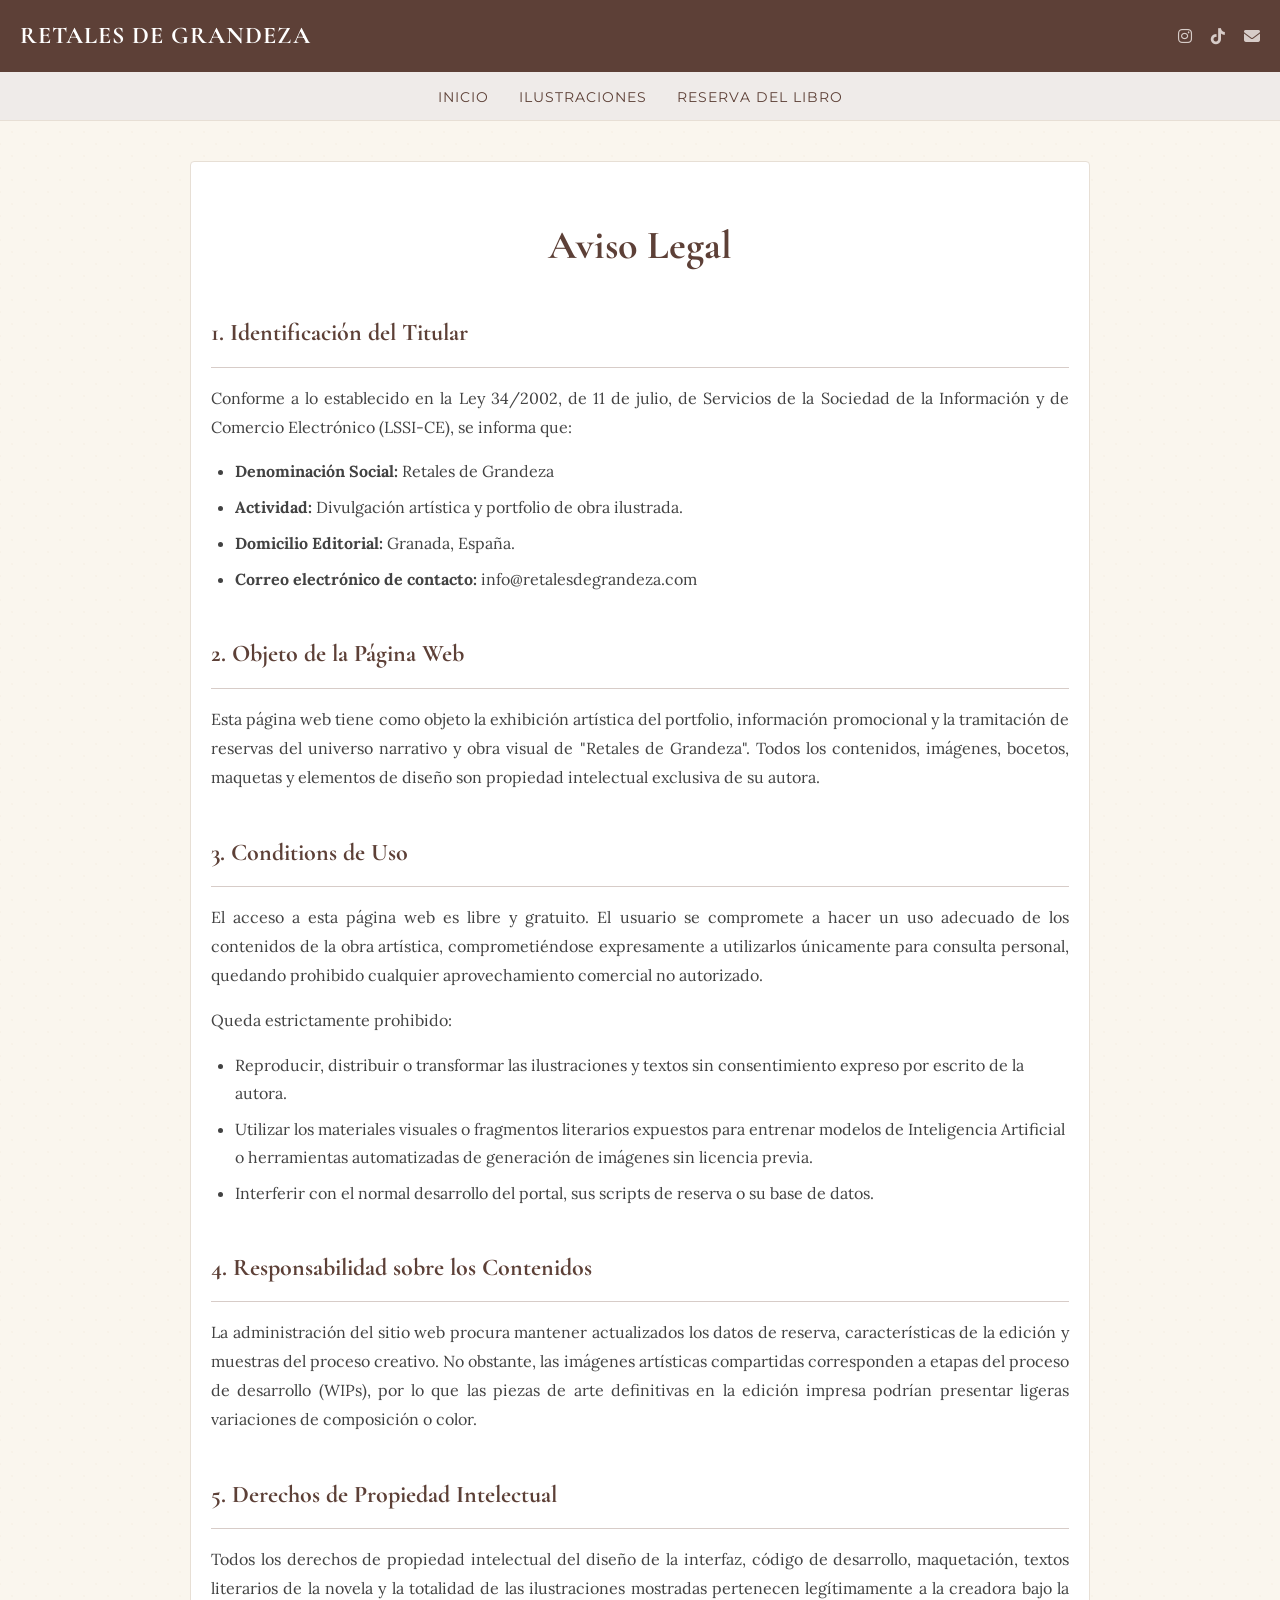
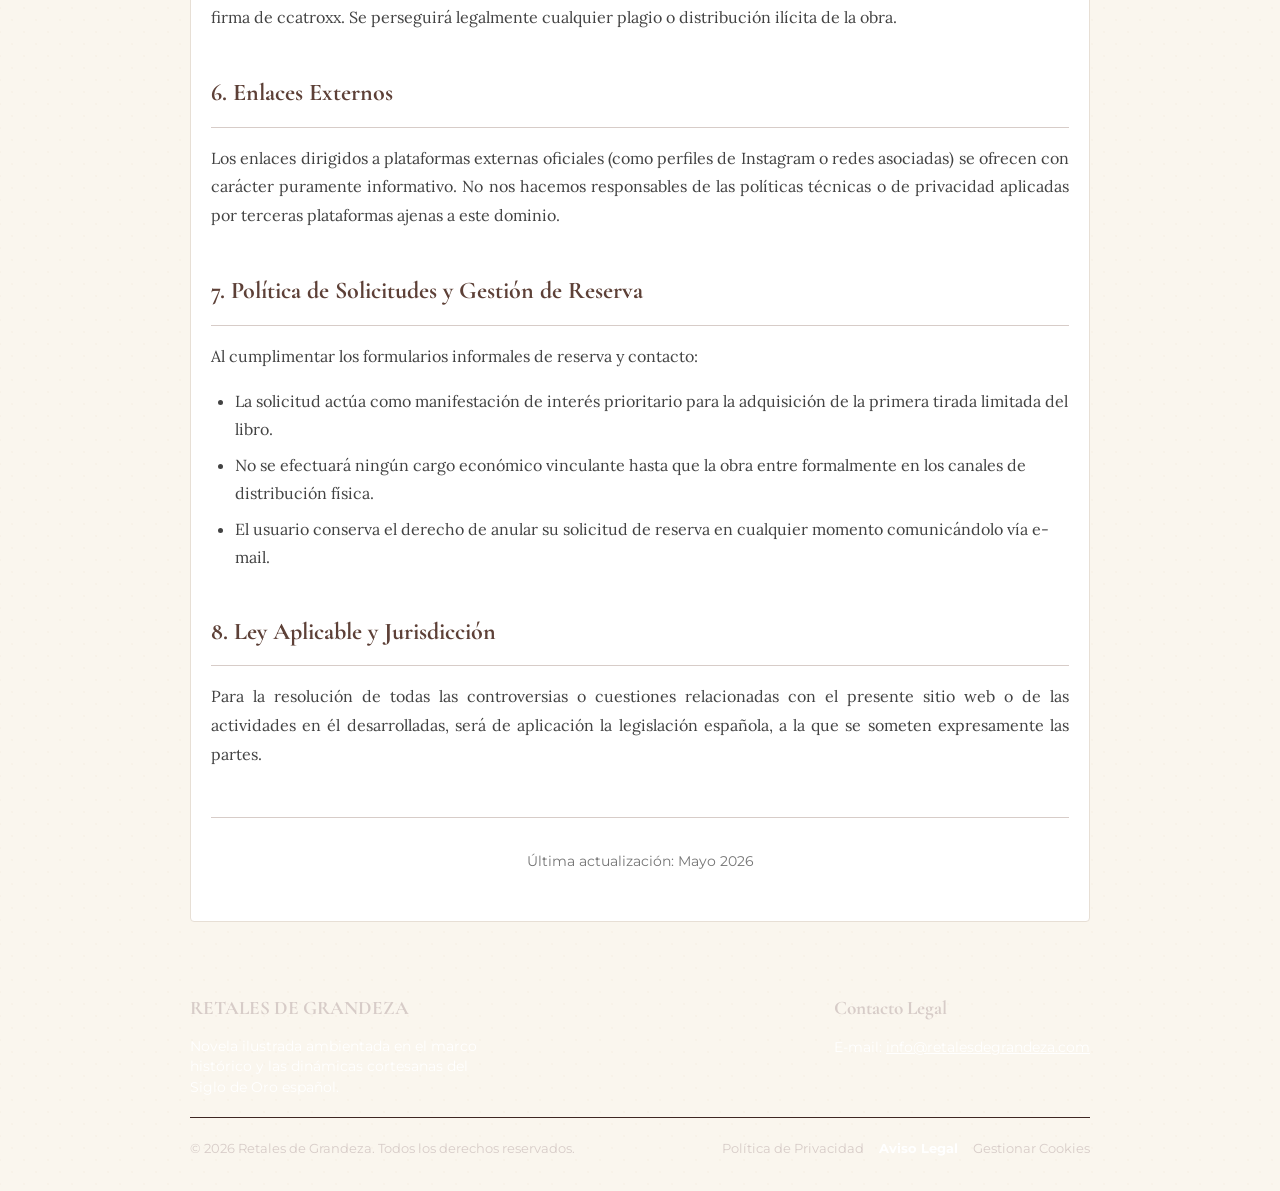
<file: aviso-legal.html>
<!DOCTYPE html>
<html lang="es">
<head>
    <meta charset="UTF-8">
    <meta name="viewport" content="width=device-width, initial-scale=1.0">
    <title>Aviso Legal | Retales de Grandeza</title>
    <link href="https://fonts.googleapis.com/css2?family=Cormorant+Garamond:ital,wght@0,300;0,400;0,500;0,600;1,400&family=Lora:wght@400;500;600&family=Montserrat:wght@200;300;400&display=swap" rel="stylesheet">
    <link rel="stylesheet" href="https://cdnjs.cloudflare.com/ajax/libs/font-awesome/6.4.0/css/all.min.css">
    <link rel="stylesheet" href="style.css">
    <style>
        .legal-container {
            max-width: 900px;
            margin: 40px auto;
            padding: 3rem 20px;
            background: #fff;
            border: 1px solid #e7dfd5;
            border-radius: 4px;
        }
        .legal-container h1 {
            font-family: 'Cormorant Garamond', serif;
            text-align: center;
            margin-bottom: 2rem;
            color: #5d4037;
            font-size: 2.5rem;
        }
        .legal-section {
            margin-bottom: 2.5rem;
        }
        .legal-section h3 {
            font-family: 'Cormorant Garamond', serif;
            color: #5d4037;
            font-size: 1.5rem;
            border-bottom: 1px solid #d7ccc8;
            padding-bottom: 0.8rem;
            margin-bottom: 1rem;
        }
        .legal-section p {
            font-family: 'Lora', serif;
            text-align: justify;
            margin-bottom: 1rem;
            line-height: 1.8;
            color: #424242;
        }
        .legal-section ul {
            margin-left: 1.5rem;
            margin-bottom: 1rem;
        }
        .legal-section li {
            font-family: 'Lora', serif;
            margin-bottom: 0.5rem;
            color: #424242;
        }
        .top-header-legal {
            background: #5d4037;
            padding: 15px 20px;
            display: flex;
            justify-content: space-between;
            align-items: center;
        }
        .top-header-legal h2 {
            font-family: 'Cormorant Garamond', serif;
            color: #fff;
            margin: 0;
            font-size: 1.5rem;
            letter-spacing: 1px;
        }
        .top-header-legal .social-icons a {
            color: #d7ccc8;
            margin-left: 15px;
            transition: color 0.2s;
        }
        .top-header-legal .social-icons a:hover {
            color: #fff;
        }
    </style>
</head>
<body style="background-color: #faf6ee;">

<header class="top-header-legal">
    <h2>RETALES DE GRANDEZA</h2>
    <div class="social-icons">
        <a href="https://www.instagram.com/ccatroxx/" target="_blank" title="Instagram"><i class="fab fa-instagram"></i></a>
        <a href="#" title="TikTok"><i class="fab fa-tiktok"></i></a>
        <a href="mailto:info@retalesdegrandeza.com" title="Email"><i class="fas fa-envelope"></i></a>
    </div>
</header>

<nav class="navbar" style="background: #efebe9; padding: 10px 0; text-align: center; border-bottom: 1px solid #e7dfd5;">
    <div class="nav-container">
        <ul class="nav-menu" style="display: flex; justify-content: center; list-style: none; gap: 30px; margin: 0; padding: 0;">
            <li><a href="index.html" style="text-decoration: none; color: #5d4037; font-family: 'Montserrat', sans-serif; font-size: 0.85rem; text-transform: uppercase; letter-spacing: 1px;">Inicio</a></li>
            <li><a href="index.html#galeria" style="text-decoration: none; color: #5d4037; font-family: 'Montserrat', sans-serif; font-size: 0.85rem; text-transform: uppercase; letter-spacing: 1px;">Ilustraciones</a></li>
            <li><a href="index.html#reserva" style="text-decoration: none; color: #5d4037; font-family: 'Montserrat', sans-serif; font-size: 0.85rem; text-transform: uppercase; letter-spacing: 1px;">Reserva del Libro</a></li>
        </ul>
    </div>
</nav>

<main class="legal-container">
    <h1>Aviso Legal</h1>

    <section class="legal-section">
        <h3>1. Identificación del Titular</h3>
        <p>Conforme a lo establecido en la Ley 34/2002, de 11 de julio, de Servicios de la Sociedad de la Información y de Comercio Electrónico (LSSI-CE), se informa que:</p>
        <ul>
            <li><strong>Denominación Social:</strong> Retales de Grandeza</li>
            <li><strong>Actividad:</strong> Divulgación artística y portfolio de obra ilustrada.</li>
            <li><strong>Domicilio Editorial:</strong> Granada, España.</li>
            <li><strong>Correo electrónico de contacto:</strong> info@retalesdegrandeza.com</li>
        </ul>
    </section>

    <section class="legal-section">
        <h3>2. Objeto de la Página Web</h3>
        <p>Esta página web tiene como objeto la exhibición artística del portfolio, información promocional y la tramitación de reservas del universo narrativo y obra visual de "Retales de Grandeza". Todos los contenidos, imágenes, bocetos, maquetas y elementos de diseño son propiedad intelectual exclusiva de su autora.</p>
    </section>

    <section class="legal-section">
        <h3>3. Conditions de Uso</h3>
        <p>El acceso a esta página web es libre y gratuito. El usuario se compromete a hacer un uso adecuado de los contenidos de la obra artística, comprometiéndose expresamente a utilizarlos únicamente para consulta personal, quedando prohibido cualquier aprovechamiento comercial no autorizado.</p>
        <p>Queda estrictamente prohibido:</p>
        <ul>
            <li>Reproducir, distribuir o transformar las ilustraciones y textos sin consentimiento expreso por escrito de la autora.</li>
            <li>Utilizar los materiales visuales o fragmentos literarios expuestos para entrenar modelos de Inteligencia Artificial o herramientas automatizadas de generación de imágenes sin licencia previa.</li>
            <li>Interferir con el normal desarrollo del portal, sus scripts de reserva o su base de datos.</li>
        </ul>
    </section>

    <section class="legal-section">
        <h3>4. Responsabilidad sobre los Contenidos</h3>
        <p>La administración del sitio web procura mantener actualizados los datos de reserva, características de la edición y muestras del proceso creativo. No obstante, las imágenes artísticas compartidas corresponden a etapas del proceso de desarrollo (WIPs), por lo que las piezas de arte definitivas en la edición impresa podrían presentar ligeras variaciones de composición o color.</p>
    </section>

    <section class="legal-section">
        <h3>5. Derechos de Propiedad Intelectual</h3>
        <p>Todos los derechos de propiedad intelectual del diseño de la interfaz, código de desarrollo, maquetación, textos literarios de la novela y la totalidad de las ilustraciones mostradas pertenecen legítimamente a la creadora bajo la firma de ccatroxx. Se perseguirá legalmente cualquier plagio o distribución ilícita de la obra.</p>
    </section>

    <section class="legal-section">
        <h3>6. Enlaces Externos</h3>
        <p>Los enlaces dirigidos a plataformas externas oficiales (como perfiles de Instagram o redes asociadas) se ofrecen con carácter puramente informativo. No nos hacemos responsables de las políticas técnicas o de privacidad aplicadas por terceras plataformas ajenas a este dominio.</p>
    </section>

    <section class="legal-section">
        <h3>7. Política de Solicitudes y Gestión de Reserva</h3>
        <p>Al cumplimentar los formularios informales de reserva y contacto:</p>
        <ul>
            <li>La solicitud actúa como manifestación de interés prioritario para la adquisición de la primera tirada limitada del libro.</li>
            <li>No se efectuará ningún cargo económico vinculante hasta que la obra entre formalmente en los canales de distribución física.</li>
            <li>El usuario conserva el derecho de anular su solicitud de reserva en cualquier momento comunicándolo vía e-mail.</li>
        </ul>
    </section>

    <section class="legal-section">
        <h3>8. Ley Aplicable y Jurisdicción</h3>
        <p>Para la resolución de todas las controversias o cuestiones relacionadas con el presente sitio web o de las actividades en él desarrolladas, será de aplicación la legislación española, a la que se someten expresamente las partes.</p>
    </section>

    <p style="margin-top: 3rem; padding-top: 2rem; border-top: 1px solid #d7ccc8; font-size: 0.85rem; color: #757575; text-align: center; font-family: 'Montserrat', sans-serif;">
        Última actualización: Mayo 2026
    </p>
</main>

<footer class="footer" style="background: ##3e2723; color: #fff; padding: 30px 20px; margin-top: 40px; font-family: 'Montserrat', sans-serif;">
    <div class="footer-content" style="max-width: 900px; margin: 0 auto; display: flex; justify-content: space-between; flex-wrap: wrap; gap: 20px;">
        <div class="footer-section">
            <h4 style="font-family: 'Cormorant Garamond', serif; font-size: 1.2rem; color: #d7ccc8; margin-bottom: 10px;">RETALES DE GRANDEZA</h4>
            <p style="font-size: 0.85rem; max-width: 300px; line-height: 1.5; margin: 0;">Novela ilustrada ambientada en el marco histórico y las dinámicas cortesanas del Siglo de Oro español.</p>
        </div>
        <div class="footer-section">
            <h4 style="font-family: 'Cormorant Garamond', serif; font-size: 1.2rem; color: #d7ccc8; margin-bottom: 10px;">Contacto Legal</h4>
            <p style="font-size: 0.85rem; margin: 0;">E-mail: <a href="mailto:info@retalesdegrandeza.com" style="color: #fff; text-decoration: underline;">info@retalesdegrandeza.com</a></p>
        </div>
    </div>
    <div class="footer-bottom" style="max-width: 900px; margin: 20px auto 0 auto; padding-top: 20px; border-top: 1px solid #3e2723; display: flex; justify-content: space-between; font-size: 0.8rem; color: #d7ccc8;">
        <p style="margin: 0;">&copy; 2026 Retales de Grandeza. Todos los derechos reservados.</p>
        <ul class="legal-links" style="display: flex; gap: 15px; list-style: none; margin: 0; padding: 0;">
            <li><a href="privacidad.html" style="color: #d7ccc8; text-decoration: none;">Política de Privacidad</a></li>
            <li><a href="aviso-legal.html" style="color: #fff; text-decoration: none; font-weight: bold;">Aviso Legal</a></li>
            <li><a href="cookies.html" style="color: #d7ccc8; text-decoration: none;">Gestionar Cookies</a></li>
        </ul>
    </div>
</footer>

</body>
</html>
</file>
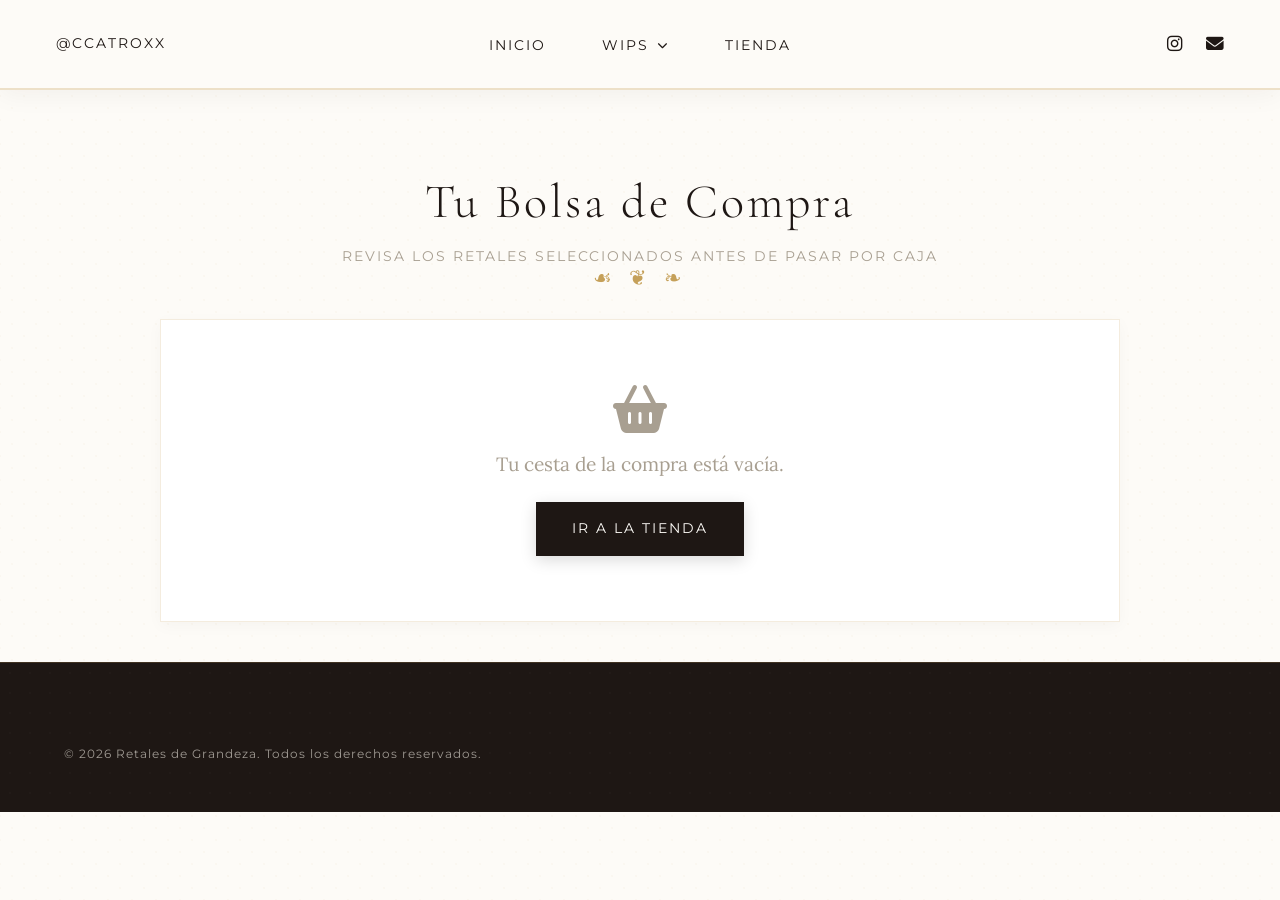
<file: carrito.html>
<!DOCTYPE html>
<html lang="es">
<head>
    <meta charset="UTF-8">
    <meta name="viewport" content="width=device-width, initial-scale=1.0">
    <title>Tu Cesta de Compra | Retales de Grandeza</title>
    <link rel="icon" type="image/png" href="fav_icon.png">
    <link href="https://fonts.googleapis.com/css2?family=Cormorant+Garamond:ital,wght@0,300;0,400;0,500;0,600;1,400&family=Lora:ital,wght@0,400;0,500;1,400&family=Montserrat:wght@300;400;500&display=swap" rel="stylesheet">
    <link rel="stylesheet" href="https://cdnjs.cloudflare.com/ajax/libs/font-awesome/6.4.0/css/all.min.css">
    <link rel="stylesheet" href="style.css">
    <style>
        .cart-page-body { background-color: var(--bg-pergamino); color: var(--color-text-cohesive); font-family: var(--font-serif-body); }
        .cart-layout-container { max-width: 1000px; margin: 40px auto; padding: 0 20px; }
        .cart-table-card { background: #fff; border: 1px solid rgba(197, 160, 89, 0.2); padding: 25px; box-shadow: 0 4px 15px rgba(0,0,0,0.03); margin-bottom: 30px; }
        .cart-item-row { display: flex; align-items: center; justify-content: space-between; padding: 20px 0; border-bottom: 1px solid rgba(197, 160, 89, 0.2); gap: 15px; }
        .cart-item-row:last-child { border-bottom: none; }
        .cart-prod-thumb { width: 70px; height: 85px; object-fit: cover; border: 1px solid rgba(197, 160, 89, 0.3); background: var(--bg-pergamino); }
        .cart-prod-details { flex-grow: 1; }
        .cart-prod-title { font-family: var(--font-serif-classic); font-size: 1.3rem; color: var(--color-baroque-dark); margin: 0 0 5px 0; }
        .cart-prod-price-each { font-family: var(--font-sans-clean); font-size: 0.85rem; color: var(--color-muted-clay); }
        .cart-qty-interactive { display: flex; align-items: center; border: 1px solid rgba(197, 160, 89, 0.3); }
        .cart-qty-btn { background: none; border: none; width: 28px; height: 30px; cursor: pointer; color: var(--color-baroque-dark); font-size: 0.9rem; }
        .cart-qty-btn:hover { background: var(--bg-cocina-warm); }
        .cart-qty-val { width: 30px; text-align: center; border: none; font-family: var(--font-sans-clean); font-size: 0.85rem; }
        .cart-row-total { font-family: var(--font-serif-classic); font-size: 1.3rem; color: var(--color-accent-gold); font-weight: 500; min-width: 80px; text-align: right; }
        .cart-remove-trash { background: none; border: none; color: #c62828; cursor: pointer; font-size: 1.1rem; transition: transform 0.2s; }
        .cart-remove-trash:hover { transform: scale(1.15); }
        .cart-summary-box { background: var(--bg-cocina-warm); border: 1px solid rgba(197, 160, 89, 0.3); padding: 25px; text-align: right; }
        .cart-grand-total { font-family: var(--font-serif-classic); font-size: 1.8rem; color: var(--color-baroque-dark); margin-bottom: 20px; }
        .cart-actions-row { display: flex; justify-content: space-between; align-items: center; }
    </style>
</head>
<body class="cart-page-body inner-page">

<header class="main-header standalone-header">
    <div class="header-left">
        <a href="https://www.instagram.com/ccatroxx/" target="_blank" class="brand-instagram">@ccatroxx</a>
    </div>
    <nav class="header-center">
        <ul class="nav-menu">
            <li><a href="index.html" class="nav-link">Inicio</a></li>
            <li class="dropdown">
                <a href="#" class="nav-link">Wips <i class="fas fa-chevron-down dropdown-arrow"></i></a>
                <ul class="dropdown-menu">
                    <li><a href="wips.html">Retales de Grandeza</a></li>
                    <li><a href="wips2.html">Corte de tiza y carbón</a></li>
                </ul>
            </li>
            <li><a href="shop.html" class="nav-link">Tienda</a></li>
        </ul>
    </nav>
    <div class="header-right">
        <div class="social-links-top">
            <a href="https://www.instagram.com/ccatroxx/" target="_blank" title="Instagram"><i class="fab fa-instagram"></i></a>
            <a href="mailto:info@retalesdegrandeza.com" title="Email"><i class="fas fa-envelope"></i></a>
        </div>
    </div>
</header>

<main class="cart-layout-container" style="padding-top: 120px;">
    <div style="text-align: center; margin-bottom: 40px;">
        <h1 class="shop-title" style="font-family: 'Cormorant Garamond', serif; font-size: 3rem; color: #1E1714; letter-spacing: 3px; font-weight: 300;">Tu Bolsa de Compra</h1>
        <p style="font-family: 'Montserrat', sans-serif; font-size: 0.9rem; text-transform: uppercase; letter-spacing: 2px; color: #A89F91;">Revisa los retales seleccionados antes de pasar por caja</p>
        <div class="baroque-accent-line"></div>
    </div>

    <div class="cart-table-card" id="cartItemsList"></div>

    <div class="cart-summary-box" id="summaryBox" style="display: none;">
        <div class="cart-grand-total">Total del Pedido: <span id="cartGrandTotalDisplay">0,00€</span></div>
        <div class="cart-actions-row">
            <a href="shop.html" class="btn-cookie-ghost" style="text-decoration: none; padding: 10px 20px;"><i class="fas fa-arrow-left"></i> Seguir Comprando</a>
            <a href="checkout.html" class="btn-baroque-submit" style="text-decoration: none; display: inline-block; width: auto; margin: 0;">Proceder al Pago Seguro <i class="fas fa-feather-alt"></i></a>
        </div>
    </div>
</main>

<footer class="main-footer">
    <div class="footer-legal-zone">
        <p class="copyright-notice">&copy; 2026 Retales de Grandeza. Todos los derechos reservados.</p>
    </div>
</footer>

<script>
    let cart = JSON.parse(localStorage.getItem('cart_palacio')) || {};

    function renderCartPage() {
        const container = document.getElementById('cartItemsList');
        const summaryBox = document.getElementById('summaryBox');
        const totalDisplay = document.getElementById('cartGrandTotalDisplay');
        container.innerHTML = '';
        let keys = Object.keys(cart);

        if (keys.length === 0) {
            container.innerHTML = `<div style="text-align: center; padding: 40px 10px;"><i class="fas fa-shopping-basket" style="font-size: 3rem; color: var(--color-muted-clay); margin-bottom: 15px;"></i><p style="font-size: 1.2rem; color: var(--color-muted-clay);">Tu cesta de la compra está vacía.</p><a href="shop.html" class="btn-baroque-submit" style="display: inline-block; width: auto; margin-top: 20px; text-decoration: none;">Ir a la Tienda</a></div>`;
            summaryBox.style.display = 'none';
            return;
        }

        summaryBox.style.display = 'block';
        let grandTotal = 0;

        keys.forEach(key => {
            const item = cart[key];
            const rowTotal = item.price * item.qty;
            grandTotal += rowTotal;
            const row = document.createElement('div');
            row.className = 'cart-item-row';
            row.innerHTML = `<img src="${item.img || 'mockup-libro.jpg'}" class="cart-prod-thumb" alt="Miniatura"><div class="cart-prod-details"><h3 class="cart-prod-title">${item.name}</h3><div class="cart-prod-price-each">${item.price.toFixed(2)}€ unidad</div></div><div class="cart-qty-interactive"><button class="cart-qty-btn" onclick="alterQty('${key}', -1)">-</button><span class="cart-qty-val">${item.qty}</span><button class="cart-qty-btn" onclick="alterQty('${key}', 1)">+</button></div><div class="cart-row-total">${rowTotal.toFixed(2)}€</div><button class="cart-remove-trash" onclick="dropItem('${key}')" title="Quitar producto"><i class="fas fa-trash-alt"></i></button>`;
            container.appendChild(row);
        });

        totalDisplay.textContent = grandTotal.toFixed(2) + '€';
    }

    window.alterQty = function(id, amt) {
        if (!cart[id]) return;
        cart[id].qty += amt;
        if (cart[id].qty <= 0) delete cart[id];
        localStorage.setItem('cart_palacio', JSON.stringify(cart));
        renderCartPage();
    };

    window.dropItem = function(id) {
        delete cart[id];
        localStorage.setItem('cart_palacio', JSON.stringify(cart));
        renderCartPage();
    };

    document.addEventListener('DOMContentLoaded', renderCartPage);
</script>
</body>
</html>
</file>
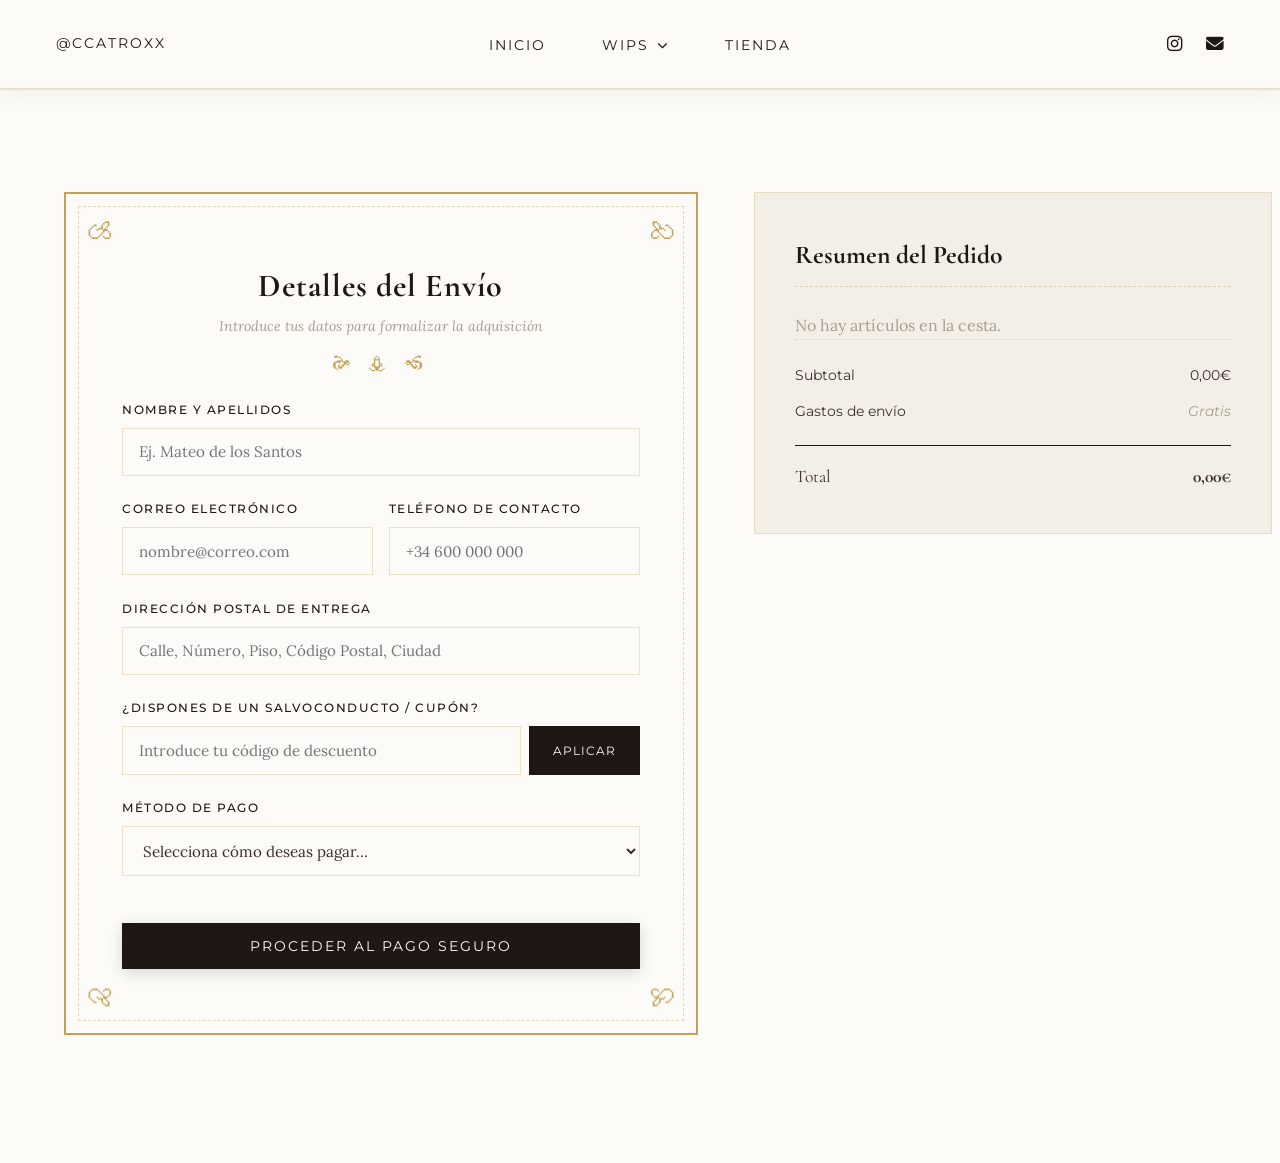
<file: checkout.html>
<!DOCTYPE html>
<html lang="es">
<head>
    <meta charset="UTF-8">
    <meta name="viewport" content="width=device-width, initial-scale=1.0">
    <title>Procesar Compra | Retales de Grandeza</title>
    <link href="https://fonts.googleapis.com/css2?family=Cormorant+Garamond:ital,wght@0,300;0,400;0,500;0,600;1,400&family=Lora:ital,wght@0,400;0,500;1,400&family=Montserrat:wght@300;400;500&display=swap" rel="stylesheet">
    <link rel="stylesheet" href="https://cdnjs.cloudflare.com/ajax/libs/font-awesome/6.4.0/css/all.min.css">
    <link rel="stylesheet" href="style.css">
</head>
<body class="inner-page">

<header class="main-header standalone-header">
    <div class="header-left">
        <a href="https://www.instagram.com/ccatroxx/" target="_blank" class="brand-instagram">@ccatroxx</a>
    </div>
    <nav class="header-center">
        <ul class="nav-menu">
            <li><a href="index.html" class="nav-link">Inicio</a></li>
            <li class="dropdown">
                <a href="#" class="nav-link">Wips <i class="fas fa-chevron-down dropdown-arrow"></i></a>
                <ul class="dropdown-menu">
                    <li><a href="wips.html">Retales de Grandeza</a></li>
                    <li><a href="wips2.html">Corte de tiza y carbón</a></li>
                </ul>
            </li>
            <li><a href="shop.html" class="nav-link">Tienda</a></li>
        </ul>
    </nav>
    <div class="header-right">
        <div class="social-links-top">
            <a href="https://www.instagram.com/ccatroxx/" target="_blank" title="Instagram"><i class="fab fa-instagram"></i></a>
            <a href="mailto:info@retalesdegrandeza.com" title="Email"><i class="fas fa-envelope"></i></a>
        </div>
    </div>
</header>

<main class="wips-page-container">
    <div class="checkout-split-layout">

        <div class="form-pane" style="box-shadow: none;">
            <div class="form-header-baroque">
                <h3>Detalles del Envío</h3>
                <p>Introduce tus datos para formalizar la adquisición</p>
                <div class="form-title-separator"></div>
            </div>

            <form id="checkoutForm" class="baroque-form">
                <div class="form-row">
                    <div class="form-group">
                        <label for="checkoutName">Nombre y Apellidos</label>
                        <input type="text" id="checkoutName" required placeholder="Ej. Mateo de los Santos">
                    </div>
                </div>
                <div class="form-row duo">
                    <div class="form-group">
                        <label for="checkoutEmail">Correo Electrónico</label>
                        <input type="email" id="checkoutEmail" required placeholder="nombre@correo.com">
                    </div>
                    <div class="form-group">
                        <label for="checkoutPhone">Teléfono de Contacto</label>
                        <input type="tel" id="checkoutPhone" required placeholder="+34 600 000 000">
                    </div>
                </div>
                <div class="form-row">
                    <div class="form-group">
                        <label for="checkoutAddress">Dirección Postal de Entrega</label>
                        <input type="text" id="checkoutAddress" required placeholder="Calle, Número, Piso, Código Postal, Ciudad">
                    </div>
                </div>

                <div class="form-row coupon-wrapper">
                    <div class="form-group">
                        <label for="couponCode">¿Dispones de un salvoconducto / Cupón?</label>
                        <div class="coupon-field-group">
                            <input type="text" id="couponCode" placeholder="Introduce tu código de descuento">
                            <button type="button" id="applyCouponBtn" class="btn-coupon-apply">Aplicar</button>
                        </div>
                    </div>
                </div>

                <div class="form-row">
                    <div class="form-group">
                        <label for="checkoutPayment">Método de Pago</label>
                        <select id="checkoutPayment" required>
                            <option value="" disabled selected>Selecciona cómo deseas pagar...</option>
                            <option value="bizum">Bizum inmediato</option>
                            <option value="card">Tarjeta de Crédito / Débito</option>
                            <option value="paypal">PayPal Seguro</option>
                        </select>
                    </div>
                </div>
                <button type="submit" class="btn-baroque-submit">Proceder al Pago Seguro</button>
            </form>
        </div>

        <div class="checkout-summary-pane">
            <div class="summary-sticky-box">
                <h3 class="summary-title">Resumen del Pedido</h3>

                <div id="checkoutProductsList"></div>

                <div class="summary-totals-table">
                    <div class="total-row">
                        <span>Subtotal</span>
                        <span id="checkoutSubtotal">0,00€</span>
                    </div>
                    <div class="total-row" id="discountRow" style="display: none; color: var(--color-accent-gold);">
                        <span>Descuento (Cupón)</span>
                        <span id="discountValue">-0,00€</span>
                    </div>
                    <div class="total-row">
                        <span>Gastos de envío</span>
                        <span style="font-style: italic; color: var(--color-muted-clay);">Gratis</span>
                    </div>
                    <div class="total-row final-total">
                        <span>Total</span>
                        <strong id="finalPriceDisplay">0,00€</strong>
                    </div>
                </div>
            </div>
        </div>

    </div>
</main>

<div id="customAlertModal" class="custom-alert-overlay">
    <div class="custom-alert-box">
        <div class="baroque-ornament-mini" style="margin-bottom: 0.5rem;"></div>
        <h4 id="alertTitle" class="alert-box-title">Notificación</h4>
        <p id="alertMessage" class="alert-box-text">Mensaje del sistema.</p>
        <button type="button" id="closeAlertBtn" class="btn-cookie-accept" style="margin-top: 1rem; padding: 0.6rem 2rem;">Entendido</button>
    </div>
</div>

<script>
    let cart = JSON.parse(localStorage.getItem('cart_palacio')) || {};
    let runningTotal = 0;
    let discount = 0;

    function buildCheckoutSummary() {
        const prodContainer = document.getElementById('checkoutProductsList');
        prodContainer.innerHTML = '';
        let keys = Object.keys(cart);
        runningTotal = 0;

        if(keys.length === 0) {
            prodContainer.innerHTML = '<p style="color:var(--color-muted-clay)">No hay artículos en la cesta.</p>';
            return;
        }

        keys.forEach(key => {
            const item = cart[key];
            const itemTotal = item.price * item.qty;
            runningTotal += itemTotal;

            const div = document.createElement('div');
            div.className = 'summary-product-item';
            div.style.marginBottom = '15px';
            div.innerHTML = `
                <img src="${item.img || 'mockup-libro.jpg'}" alt="${item.name}" class="summary-thumb">
                <div class="summary-product-details">
                    <h4>${item.name}</h4>
                    <p>Cantidad: ${item.qty}</p>
                </div>
                <span class="summary-item-price">${itemTotal.toFixed(2)}€</span>
            `;
            prodContainer.appendChild(div);
        });

        updateTotalsDisplay();
    }

    function updateTotalsDisplay() {
        document.getElementById('checkoutSubtotal').textContent = runningTotal.toFixed(2) + '€';
        let finalPrice = runningTotal - discount;
        if(finalPrice < 0) finalPrice = 0;
        document.getElementById('finalPriceDisplay').textContent = finalPrice.toFixed(2) + '€';
    }

    document.getElementById('checkoutForm').addEventListener('submit', function(e) {
        e.preventDefault();
        // Vaciar el carrito al completar formalmente el proceso
        localStorage.removeItem('cart_palacio');
        window.location.href = 'confirmacion.html';
    });

    const alertModal = document.getElementById('customAlertModal');
    const alertTitle = document.getElementById('alertTitle');
    const alertMessage = document.getElementById('alertMessage');

    function showCustomAlert(title, message) {
        alertTitle.textContent = title;
        alertMessage.textContent = message;
        alertModal.classList.add('is-visible');
    }

    document.getElementById('closeAlertBtn').addEventListener('click', () => {
        alertModal.classList.remove('is-visible');
    });

    document.getElementById('applyCouponBtn').addEventListener('click', () => {
        const code = document.getElementById('couponCode').value.trim().toUpperCase();

        if(code === "CORTE") {
            discount = 4.90;
            document.getElementById('discountRow').style.display = 'flex';
            document.getElementById('discountValue').textContent = '-4,90€';
            updateTotalsDisplay();
            showCustomAlert("Salvoconducto Aceptado", "El cupón se ha aplicado correctamente. Se han rebajado 4,90€ de tu orden.");
        } else if(code === "") {
            showCustomAlert("Atención", "Por favor, introduce un código antes de aplicar.");
        } else {
            showCustomAlert("Código Inválido", "El sello o cupón introducido no corresponde a ningún beneficio activo en la Corte.");
        }
    });

    document.addEventListener('DOMContentLoaded', buildCheckoutSummary);
</script>
</body>
</html>
</file>
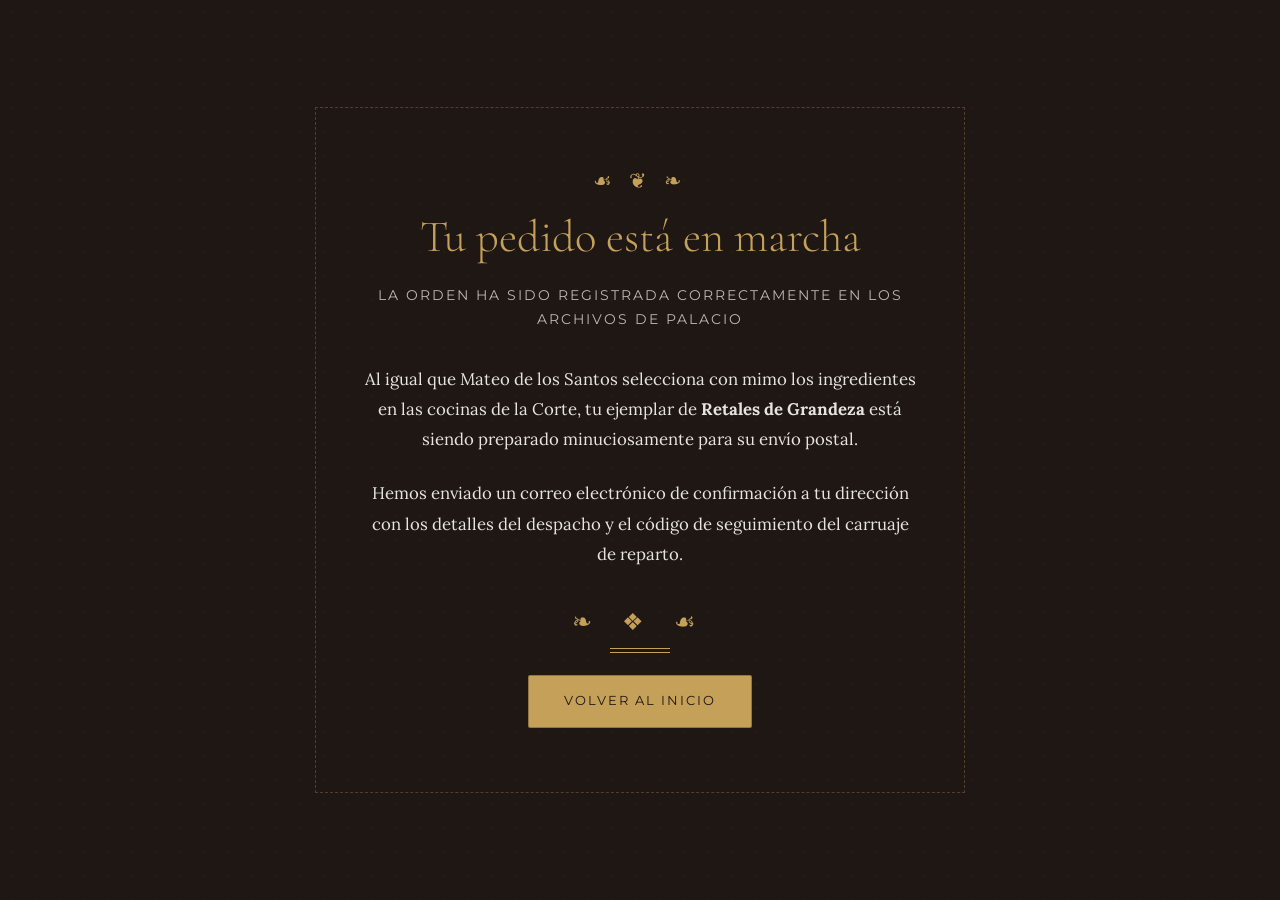
<file: confirmacion.html>
<!DOCTYPE html>
<html lang="es">
<head>
    <meta charset="UTF-8">
    <meta name="viewport" content="width=device-width, initial-scale=1.0">
    <title>Pedido en Marcha | Retales de Grandeza</title>
    <link href="https://fonts.googleapis.com/css2?family=Cormorant+Garamond:ital,wght@0,300;0,400;0,500;0,600;1,400&family=Lora:ital,wght@0,400;0,500;1,400&family=Montserrat:wght@300;400;500&display=swap" rel="stylesheet">
    <link rel="stylesheet" href="style.css">
</head>
<body class="inner-page" style="background-color: var(--color-baroque-dark); color: var(--bg-pergamino);">

<div class="success-screen-container">
    <div class="success-parchment">
        <div class="baroque-accent-line" style="margin-bottom: 1rem;"></div>
        <h1 class="success-title">Tu pedido está en marcha</h1>
        <p class="success-subtitle">La orden ha sido registrada correctamente en los archivos de palacio</p>

        <div class="success-message-body">
            <p>Al igual que Mateo de los Santos selecciona con mimo los ingredientes en las cocinas de la Corte, tu ejemplar de <strong>Retales de Grandeza</strong> está siendo preparado minuciosamente para su envío postal.</p>
            <p>Hemos enviado un correo electrónico de confirmación a tu dirección con los detalles del despacho y el código de seguimiento del carruaje de reparto.</p>
        </div>

        <div class="baroque-ornament-mini" style="margin: 2rem 0;"></div>

        <a href="index.html" class="btn-baroque-primary" style="box-shadow: none;">Volver al Inicio</a>
    </div>
</div>

</body>
</html>
</file>
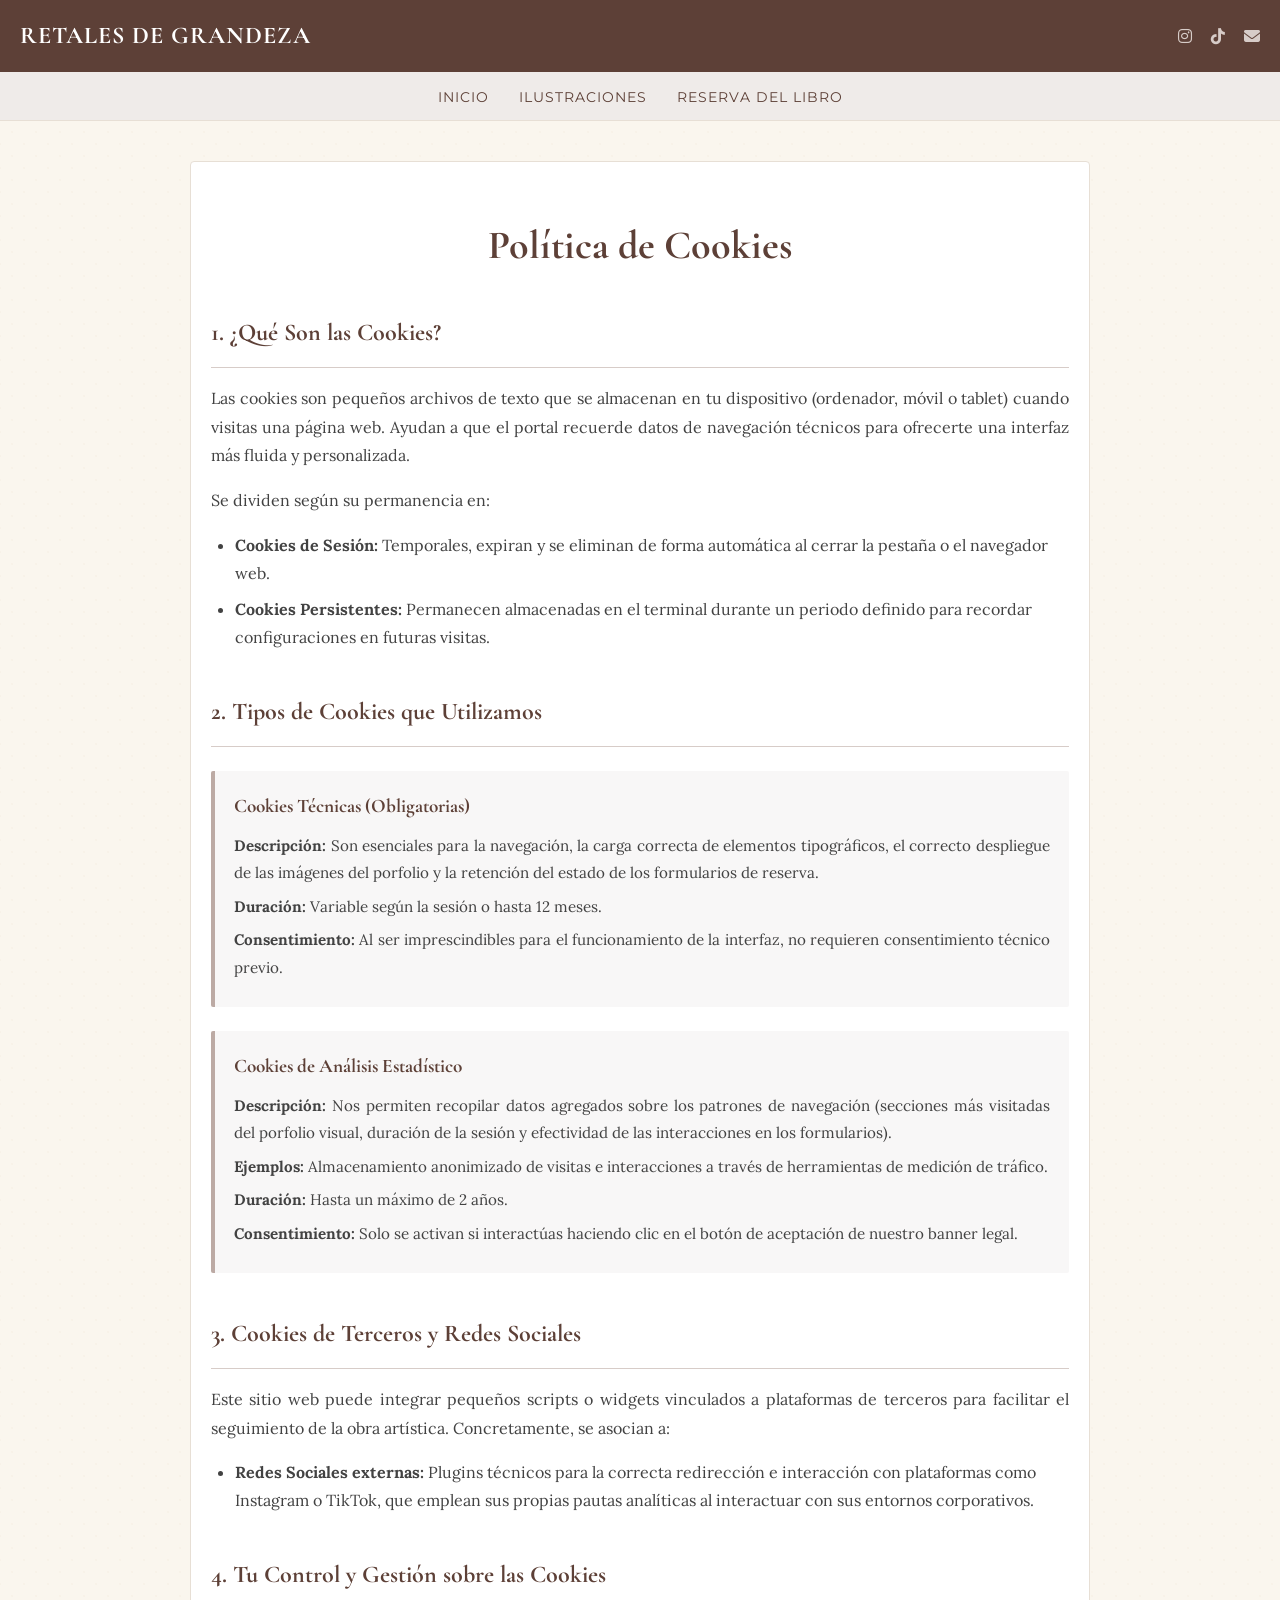
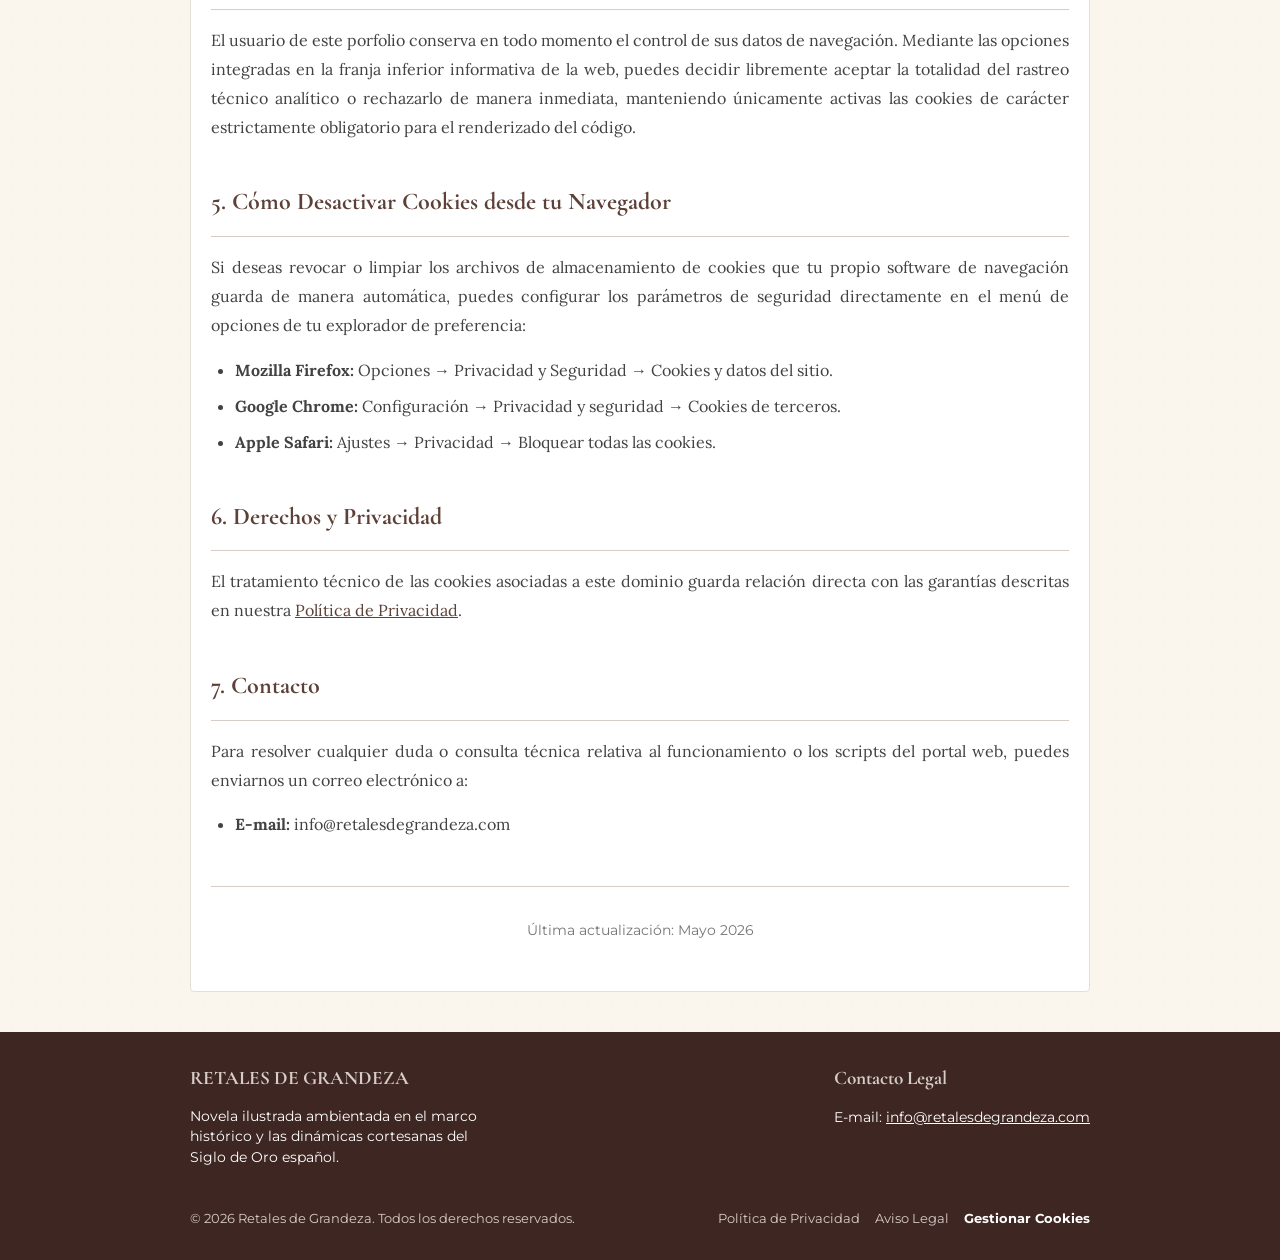
<file: cookies.html>
<!DOCTYPE html>
<html lang="es">
<head>
    <meta charset="UTF-8">
    <meta name="viewport" content="width=device-width, initial-scale=1.0">
    <title>Política de Cookies | Retales de Grandeza</title>
    <link href="https://fonts.googleapis.com/css2?family=Cormorant+Garamond:ital,wght@0,300;0,400;0,500;0,600;1,400&family=Lora:wght@400;500;600&family=Montserrat:wght@200;300;400&display=swap" rel="stylesheet">
    <link rel="stylesheet" href="https://cdnjs.cloudflare.com/ajax/libs/font-awesome/6.4.0/css/all.min.css">
    <link rel="stylesheet" href="style.css">
    <style>
        .legal-container {
            max-width: 900px;
            margin: 40px auto;
            padding: 3rem 20px;
            background: #fff;
            border: 1px solid #e7dfd5;
            border-radius: 4px;
        }
        .legal-container h1 {
            font-family: 'Cormorant Garamond', serif;
            text-align: center;
            margin-bottom: 2rem;
            color: #5d4037;
            font-size: 2.5rem;
        }
        .legal-section {
            margin-bottom: 2.5rem;
        }
        .legal-section h3 {
            font-family: 'Cormorant Garamond', serif;
            color: #5d4037;
            font-size: 1.5rem;
            border-bottom: 1px solid #d7ccc8;
            padding-bottom: 0.8rem;
            margin-bottom: 1rem;
        }
        .legal-section p {
            font-family: 'Lora', serif;
            text-align: justify;
            margin-bottom: 1rem;
            line-height: 1.8;
            color: #424242;
        }
        .legal-section ul {
            margin-left: 1.5rem;
            margin-bottom: 1rem;
        }
        .legal-section li {
            font-family: 'Lora', serif;
            margin-bottom: 0.5rem;
            color: #424242;
        }
        .cookie-type {
            background: rgba(93, 64, 55, 0.04);
            border-left: 4px solid #bcaaa4;
            padding: 1.2rem;
            margin: 1.5rem 0;
            border-radius: 2px;
        }
        .cookie-type h4 {
            font-family: 'Cormorant Garamond', serif;
            color: #5d4037;
            margin-top: 0;
            font-size: 1.2rem;
            margin-bottom: 0.5rem;
        }
        .cookie-type p {
            font-family: 'Lora', serif;
            margin: 0.4rem 0;
            font-size: 0.95rem;
            color: #424242;
        }
        .top-header-legal {
            background: #5d4037;
            padding: 15px 20px;
            display: flex;
            justify-content: space-between;
            align-items: center;
        }
        .top-header-legal h2 {
            font-family: 'Cormorant Garamond', serif;
            color: #fff;
            margin: 0;
            font-size: 1.5rem;
            letter-spacing: 1px;
        }
        .top-header-legal .social-icons a {
            color: #d7ccc8;
            margin-left: 15px;
            transition: color 0.2s;
        }
        .top-header-legal .social-icons a:hover {
            color: #fff;
        }
    </style>
</head>
<body style="background-color: #faf6ee;">

<header class="top-header-legal">
    <h2>RETALES DE GRANDEZA</h2>
    <div class="social-icons">
        <a href="https://www.instagram.com/ccatroxx/" target="_blank" title="Instagram"><i class="fab fa-instagram"></i></a>
        <a href="#" title="TikTok"><i class="fab fa-tiktok"></i></a>
        <a href="mailto:info@retalesdegrandeza.com" title="Email"><i class="fas fa-envelope"></i></a>
    </div>
</header>

<nav class="navbar" style="background: #efebe9; padding: 10px 0; text-align: center; border-bottom: 1px solid #e7dfd5;">
    <div class="nav-container">
        <ul class="nav-menu" style="display: flex; justify-content: center; list-style: none; gap: 30px; margin: 0; padding: 0;">
            <li><a href="index.html" style="text-decoration: none; color: #5d4037; font-family: 'Montserrat', sans-serif; font-size: 0.85rem; text-transform: uppercase; letter-spacing: 1px;">Inicio</a></li>
            <li><a href="index.html#galeria" style="text-decoration: none; color: #5d4037; font-family: 'Montserrat', sans-serif; font-size: 0.85rem; text-transform: uppercase; letter-spacing: 1px;">Ilustraciones</a></li>
            <li><a href="index.html#reserva" style="text-decoration: none; color: #5d4037; font-family: 'Montserrat', sans-serif; font-size: 0.85rem; text-transform: uppercase; letter-spacing: 1px;">Reserva del Libro</a></li>
        </ul>
    </div>
</nav>

<main class="legal-container">
    <h1>Política de Cookies</h1>

    <section class="legal-section">
        <h3>1. ¿Qué Son las Cookies?</h3>
        <p>Las cookies son pequeños archivos de texto que se almacenan en tu dispositivo (ordenador, móvil o tablet) cuando visitas una página web. Ayudan a que el portal recuerde datos de navegación técnicos para ofrecerte una interfaz más fluida y personalizada.</p>
        <p>Se dividen según su permanencia en:</p>
        <ul>
            <li><strong>Cookies de Sesión:</strong> Temporales, expiran y se eliminan de forma automática al cerrar la pestaña o el navegador web.</li>
            <li><strong>Cookies Persistentes:</strong> Permanecen almacenadas en el terminal durante un periodo definido para recordar configuraciones en futuras visitas.</li>
        </ul>
    </section>

    <section class="legal-section">
        <h3>2. Tipos de Cookies que Utilizamos</h3>

        <div class="cookie-type">
            <h4>Cookies Técnicas (Obligatorias)</h4>
            <p><strong>Descripción:</strong> Son esenciales para la navegación, la carga correcta de elementos tipográficos, el correcto despliegue de las imágenes del porfolio y la retención del estado de los formularios de reserva.</p>
            <p><strong>Duración:</strong> Variable según la sesión o hasta 12 meses.</p>
            <p><strong>Consentimiento:</strong> Al ser imprescindibles para el funcionamiento de la interfaz, no requieren consentimiento técnico previo.</p>
        </div>

        <div class="cookie-type">
            <h4>Cookies de Análisis Estadístico</h4>
            <p><strong>Descripción:</strong> Nos permiten recopilar datos agregados sobre los patrones de navegación (secciones más visitadas del porfolio visual, duración de la sesión y efectividad de las interacciones en los formularios).</p>
            <p><strong>Ejemplos:</strong> Almacenamiento anonimizado de visitas e interacciones a través de herramientas de medición de tráfico.</p>
            <p><strong>Duración:</strong> Hasta un máximo de 2 años.</p>
            <p><strong>Consentimiento:</strong> Solo se activan si interactúas haciendo clic en el botón de aceptación de nuestro banner legal.</p>
        </div>
    </section>

    <section class="legal-section">
        <h3>3. Cookies de Terceros y Redes Sociales</h3>
        <p>Este sitio web puede integrar pequeños scripts o widgets vinculados a plataformas de terceros para facilitar el seguimiento de la obra artística. Concretamente, se asocian a:</p>
        <ul>
            <li><strong>Redes Sociales externas:</strong> Plugins técnicos para la correcta redirección e interacción con plataformas como Instagram o TikTok, que emplean sus propias pautas analíticas al interactuar con sus entornos corporativos.</li>
        </ul>
    </section>

    <section class="legal-section">
        <h3>4. Tu Control y Gestión sobre las Cookies</h3>
        <p>El usuario de este porfolio conserva en todo momento el control de sus datos de navegación. Mediante las opciones integradas en la franja inferior informativa de la web, puedes decidir libremente aceptar la totalidad del rastreo técnico analítico o rechazarlo de manera inmediata, manteniendo únicamente activas las cookies de carácter estrictamente obligatorio para el renderizado del código.</p>
    </section>

    <section class="legal-section">
        <h3>5. Cómo Desactivar Cookies desde tu Navegador</h3>
        <p>Si deseas revocar o limpiar los archivos de almacenamiento de cookies que tu propio software de navegación guarda de manera automática, puedes configurar los parámetros de seguridad directamente en el menú de opciones de tu explorador de preferencia:</p>
        <ul>
            <li><strong>Mozilla Firefox:</strong> Opciones → Privacidad y Seguridad → Cookies y datos del sitio.</li>
            <li><strong>Google Chrome:</strong> Configuración → Privacidad y seguridad → Cookies de terceros.</li>
            <li><strong>Apple Safari:</strong> Ajustes → Privacidad → Bloquear todas las cookies.</li>
        </ul>
    </section>

    <section class="legal-section">
        <h3>6. Derechos y Privacidad</h3>
        <p>El tratamiento técnico de las cookies asociadas a este dominio guarda relación directa con las garantías descritas en nuestra <a href="privacidad.html" style="color: #5d4037; text-decoration: underline;">Política de Privacidad</a>.</p>
    </section>

    <section class="legal-section">
        <h3>7. Contacto</h3>
        <p>Para resolver cualquier duda o consulta técnica relativa al funcionamiento o los scripts del portal web, puedes enviarnos un correo electrónico a:</p>
        <ul>
            <li><strong>E-mail:</strong> info@retalesdegrandeza.com</li>
        </ul>
    </section>

    <p style="margin-top: 3rem; padding-top: 2rem; border-top: 1px solid #d7ccc8; font-size: 0.85rem; color: #757575; text-align: center; font-family: 'Montserrat', sans-serif;">
        Última actualización: Mayo 2026
    </p>
</main>

<footer class="footer" style="background: #3e2723; color: #fff; padding: 30px 20px; margin-top: 40px; font-family: 'Montserrat', sans-serif;">
    <div class="footer-content" style="max-width: 900px; margin: 0 auto; display: flex; justify-content: space-between; flex-wrap: wrap; gap: 20px;">
        <div class="footer-section">
            <h4 style="font-family: 'Cormorant Garamond', serif; font-size: 1.2rem; color: #d7ccc8; margin-bottom: 10px;">RETALES DE GRANDEZA</h4>
            <p style="font-size: 0.85rem; max-width: 300px; line-height: 1.5; margin: 0;">Novela ilustrada ambientada en el marco histórico y las dinámicas cortesanas del Siglo de Oro español.</p>
        </div>
        <div class="footer-section">
            <h4 style="font-family: 'Cormorant Garamond', serif; font-size: 1.2rem; color: #d7ccc8; margin-bottom: 10px;">Contacto Legal</h4>
            <p style="font-size: 0.85rem; margin: 0;">E-mail: <a href="mailto:info@retalesdegrandeza.com" style="color: #fff; text-decoration: underline;">info@retalesdegrandeza.com</a></p>
        </div>
    </div>
    <div class="footer-bottom" style="max-width: 900px; margin: 20px auto 0 auto; padding-top: 20px; border-top: 1px solid #3e2723; display: flex; justify-content: space-between; font-size: 0.8rem; color: #d7ccc8;">
        <p style="margin: 0;">&copy; 2026 Retales de Grandeza. Todos los derechos reservados.</p>
        <ul class="legal-links" style="display: flex; gap: 15px; list-style: none; margin: 0; padding: 0;">
            <li><a href="privacidad.html" style="color: #d7ccc8; text-decoration: none;">Política de Privacidad</a></li>
            <li><a href="aviso-legal.html" style="color: #d7ccc8; text-decoration: none;">Aviso Legal</a></li>
            <li><a href="cookies.html" style="color: #fff; text-decoration: none; font-weight: bold;">Gestionar Cookies</a></li>
        </ul>
    </div>
</footer>

</body>
</html>
</file>
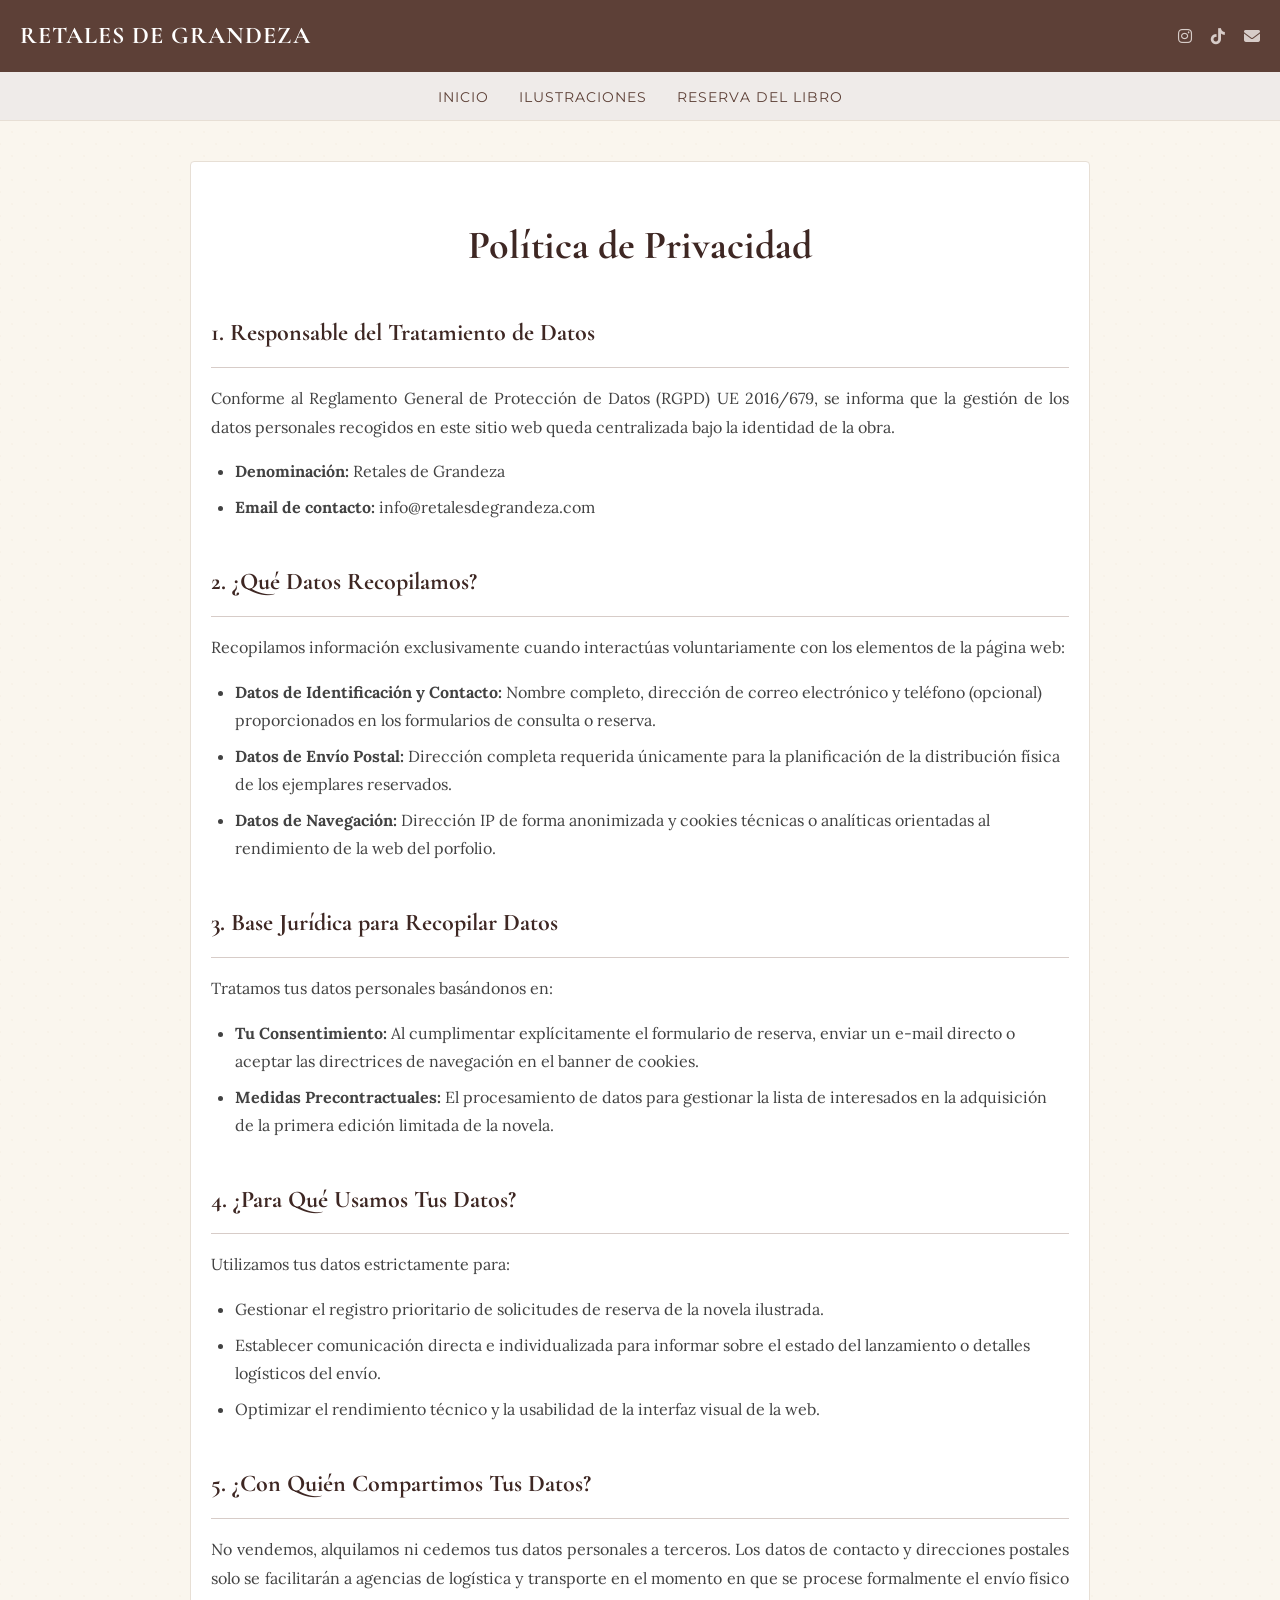
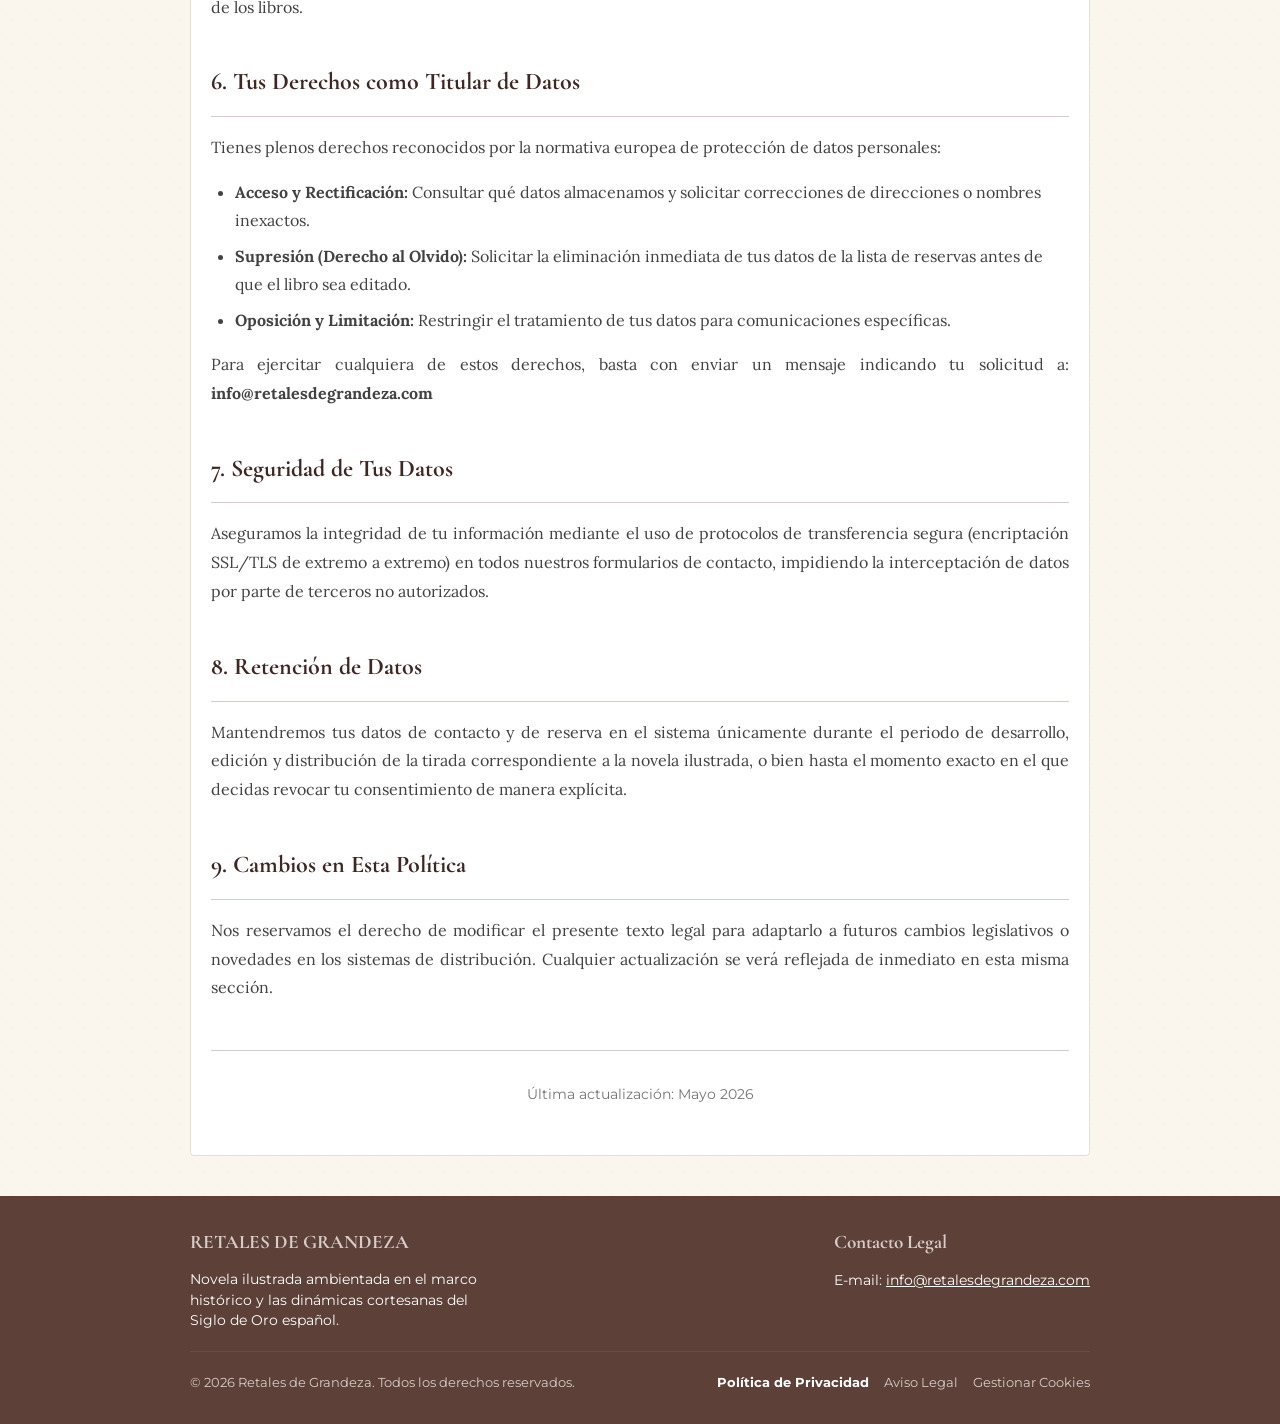
<file: privacidad.html>
<!DOCTYPE html>
<html lang="es">
<head>
    <meta charset="UTF-8">
    <meta name="viewport" content="width=device-width, initial-scale=1.0">
    <title>Política de Privacidad | Retales de Grandeza</title>
    <link href="https://fonts.googleapis.com/css2?family=Cormorant+Garamond:ital,wght@0,300;0,400;0,500;0,600;1,400&family=Lora:wght@400;500;600&family=Montserrat:wght@200;300;400&display=swap" rel="stylesheet">
    <link rel="stylesheet" href="https://cdnjs.cloudflare.com/ajax/libs/font-awesome/6.4.0/css/all.min.css">
    <link rel="stylesheet" href="style.css">
    <style>
        .legal-container {
            max-width: 900px;
            margin: 40px auto;
            padding: 3rem 20px;
            background: #fff;
            border: 1px solid #e7dfd5;
            border-radius: 4px;
        }
        .legal-container h1 {
            font-family: 'Cormorant Garamond', serif;
            text-align: center;
            margin-bottom: 2rem;
            color: #3e2723;
            font-size: 2.5rem;
        }
        .legal-section {
            margin-bottom: 2.5rem;
        }
        .legal-section h3 {
            font-family: 'Cormorant Garamond', serif;
            color: #3e2723;
            font-size: 1.5rem;
            border-bottom: 1px solid #d7ccc8;
            padding-bottom: 0.8rem;
            margin-bottom: 1rem;
        }
        .legal-section p {
            font-family: 'Lora', serif;
            text-align: justify;
            margin-bottom: 1rem;
            line-height: 1.8;
            color: #424242;
        }
        .legal-section ul {
            margin-left: 1.5rem;
            margin-bottom: 1rem;
        }
        .legal-section li {
            font-family: 'Lora', serif;
            margin-bottom: 0.5rem;
            color: #424242;
        }
        .top-header-legal {
            background: #5d4037;
            padding: 15px 20px;
            display: flex;
            justify-content: space-between;
            align-items: center;
        }
        .top-header-legal h2 {
            font-family: 'Cormorant Garamond', serif;
            color: #fff;
            margin: 0;
            font-size: 1.5rem;
            letter-spacing: 1px;
        }
        .top-header-legal .social-icons a {
            color: #d7ccc8;
            margin-left: 15px;
            transition: color 0.2s;
        }
        .top-header-legal .social-icons a:hover {
            color: #fff;
        }
    </style>
</head>
<body style="background-color: #faf6ee;">

<header class="top-header-legal">
    <h2>RETALES DE GRANDEZA</h2>
    <div class="social-icons">
        <a href="https://www.instagram.com/ccatroxx/" target="_blank" title="Instagram"><i class="fab fa-instagram"></i></a>
        <a href="#" title="TikTok"><i class="fab fa-tiktok"></i></a>
        <a href="mailto:info@retalesdegrandeza.com" title="Email"><i class="fas fa-envelope"></i></a>
    </div>
</header>

<nav class="navbar" style="background: #efebe9; padding: 10px 0; text-align: center; border-bottom: 1px solid #e7dfd5;">
    <div class="nav-container">
        <ul class="nav-menu" style="display: flex; justify-content: center; list-style: none; gap: 30px; margin: 0; padding: 0;">
            <li><a href="index.html" style="text-decoration: none; color: #5d4037; font-family: 'Montserrat', sans-serif; font-size: 0.85rem; text-transform: uppercase; letter-spacing: 1px;">Inicio</a></li>
            <li><a href="index.html#galeria" style="text-decoration: none; color: #5d4037; font-family: 'Montserrat', sans-serif; font-size: 0.85rem; text-transform: uppercase; letter-spacing: 1px;">Ilustraciones</a></li>
            <li><a href="index.html#reserva" style="text-decoration: none; color: #5d4037; font-family: 'Montserrat', sans-serif; font-size: 0.85rem; text-transform: uppercase; letter-spacing: 1px;">Reserva del Libro</a></li>
        </ul>
    </div>
</nav>

<main class="legal-container">
    <h1>Política de Privacidad</h1>

    <section class="legal-section">
        <h3>1. Responsable del Tratamiento de Datos</h3>
        <p>Conforme al Reglamento General de Protección de Datos (RGPD) UE 2016/679, se informa que la gestión de los datos personales recogidos en este sitio web queda centralizada bajo la identidad de la obra.</p>
        <ul>
            <li><strong>Denominación:</strong> Retales de Grandeza</li>
            <li><strong>Email de contacto:</strong> info@retalesdegrandeza.com</li>
        </ul>
    </section>

    <section class="legal-section">
        <h3>2. ¿Qué Datos Recopilamos?</h3>
        <p>Recopilamos información exclusivamente cuando interactúas voluntariamente con los elementos de la página web:</p>
        <ul>
            <li><strong>Datos de Identificación y Contacto:</strong> Nombre completo, dirección de correo electrónico y teléfono (opcional) proporcionados en los formularios de consulta o reserva.</li>
            <li><strong>Datos de Envío Postal:</strong> Dirección completa requerida únicamente para la planificación de la distribución física de los ejemplares reservados.</li>
            <li><strong>Datos de Navegación:</strong> Dirección IP de forma anonimizada y cookies técnicas o analíticas orientadas al rendimiento de la web del porfolio.</li>
        </ul>
    </section>

    <section class="legal-section">
        <h3>3. Base Jurídica para Recopilar Datos</h3>
        <p>Tratamos tus datos personales basándonos en:</p>
        <ul>
            <li><strong>Tu Consentimiento:</strong> Al cumplimentar explícitamente el formulario de reserva, enviar un e-mail directo o aceptar las directrices de navegación en el banner de cookies.</li>
            <li><strong>Medidas Precontractuales:</strong> El procesamiento de datos para gestionar la lista de interesados en la adquisición de la primera edición limitada de la novela.</li>
        </ul>
    </section>

    <section class="legal-section">
        <h3>4. ¿Para Qué Usamos Tus Datos?</h3>
        <p>Utilizamos tus datos estrictamente para:</p>
        <ul>
            <li>Gestionar el registro prioritario de solicitudes de reserva de la novela ilustrada.</li>
            <li>Establecer comunicación directa e individualizada para informar sobre el estado del lanzamiento o detalles logísticos del envío.</li>
            <li>Optimizar el rendimiento técnico y la usabilidad de la interfaz visual de la web.</li>
        </ul>
    </section>

    <section class="legal-section">
        <h3>5. ¿Con Quién Compartimos Tus Datos?</h3>
        <p>No vendemos, alquilamos ni cedemos tus datos personales a terceros. Los datos de contacto y direcciones postales solo se facilitarán a agencias de logística y transporte en el momento en que se procese formalmente el envío físico de los libros.</p>
    </section>

    <section class="legal-section">
        <h3>6. Tus Derechos como Titular de Datos</h3>
        <p>Tienes plenos derechos reconocidos por la normativa europea de protección de datos personales:</p>
        <ul>
            <li><strong>Acceso y Rectificación:</strong> Consultar qué datos almacenamos y solicitar correcciones de direcciones o nombres inexactos.</li>
            <li><strong>Supresión (Derecho al Olvido):</strong> Solicitar la eliminación inmediata de tus datos de la lista de reservas antes de que el libro sea editado.</li>
            <li><strong>Oposición y Limitación:</strong> Restringir el tratamiento de tus datos para comunicaciones específicas.</li>
        </ul>
        <p>Para ejercitar cualquiera de estos derechos, basta con enviar un mensaje indicando tu solicitud a: <strong>info@retalesdegrandeza.com</strong></p>
    </section>

    <section class="legal-section">
        <h3>7. Seguridad de Tus Datos</h3>
        <p>Aseguramos la integridad de tu información mediante el uso de protocolos de transferencia segura (encriptación SSL/TLS de extremo a extremo) en todos nuestros formularios de contacto, impidiendo la interceptación de datos por parte de terceros no autorizados.</p>
    </section>

    <section class="legal-section">
        <h3>8. Retención de Datos</h3>
        <p>Mantendremos tus datos de contacto y de reserva en el sistema únicamente durante el periodo de desarrollo, edición y distribución de la tirada correspondiente a la novela ilustrada, o bien hasta el momento exacto en el que decidas revocar tu consentimiento de manera explícita.</p>
    </section>

    <section class="legal-section">
        <h3>9. Cambios en Esta Política</h3>
        <p>Nos reservamos el derecho de modificar el presente texto legal para adaptarlo a futuros cambios legislativos o novedades en los sistemas de distribución. Cualquier actualización se verá reflejada de inmediato en esta misma sección.</p>
    </section>

    <p style="margin-top: 3rem; padding-top: 2rem; border-top: 1px solid #d7ccc8; font-size: 0.85rem; color: #757575; text-align: center; font-family: 'Montserrat', sans-serif;">
        Última actualización: Mayo 2026
    </p>
</main>

<footer class="footer" style="background: #5d4037; color: #fff; padding: 30px 20px; margin-top: 40px; font-family: 'Montserrat', sans-serif;">
    <div class="footer-content" style="max-width: 900px; margin: 0 auto; display: flex; justify-content: space-between; flex-wrap: wrap; gap: 20px;">
        <div class="footer-section">
            <h4 style="font-family: 'Cormorant Garamond', serif; font-size: 1.2rem; color: #d7ccc8; margin-bottom: 10px;">RETALES DE GRANDEZA</h4>
            <p style="font-size: 0.85rem; max-width: 300px; line-height: 1.5; margin: 0;">Novela ilustrada ambientada en el marco histórico y las dinámicas cortesanas del Siglo de Oro español.</p>
        </div>
        <div class="footer-section">
            <h4 style="font-family: 'Cormorant Garamond', serif; font-size: 1.2rem; color: #d7ccc8; margin-bottom: 10px;">Contacto Legal</h4>
            <p style="font-size: 0.85rem; margin: 0;">E-mail: <a href="mailto:info@retalesdegrandeza.com" style="color: #fff; text-decoration: underline;">info@retalesdegrandeza.com</a></p>
        </div>
    </div>
    <div class="footer-bottom" style="max-width: 900px; margin: 20px auto 0 auto; padding-top: 20px; border-top: 1px solid #6d4c41; display: flex; justify-content: space-between; font-size: 0.8rem; color: #d7ccc8;">
        <p style="margin: 0;">&copy; 2026 Retales de Grandeza. Todos los derechos reservados.</p>
        <ul class="legal-links" style="display: flex; gap: 15px; list-style: none; margin: 0; padding: 0;">
            <li><a href="privacidad.html" style="color: #fff; text-decoration: none; font-weight: bold;">Política de Privacidad</a></li>
            <li><a href="aviso-legal.html" style="color: #d7ccc8; text-decoration: none;">Aviso Legal</a></li>
            <li><a href="cookies.html" style="color: #d7ccc8; text-decoration: none;">Gestionar Cookies</a></li>
        </ul>
    </div>
</footer>

</body>
</html>
</file>
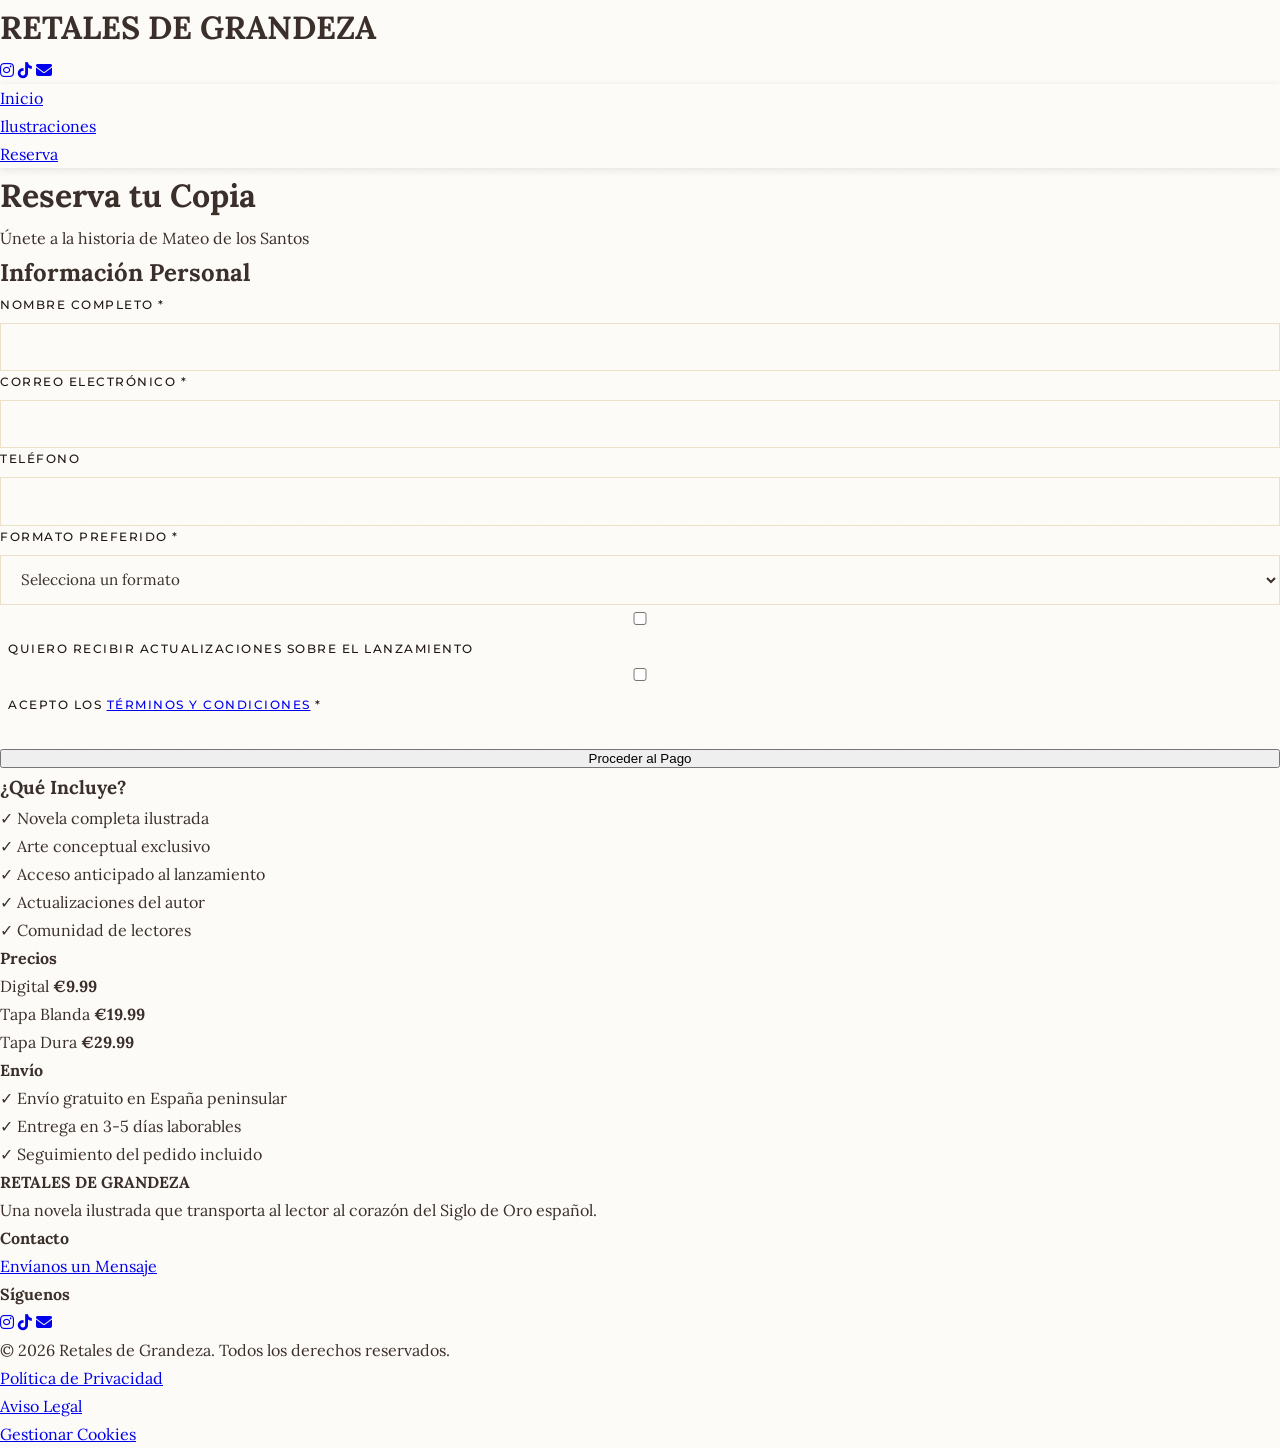
<file: reserva.html>
<!DOCTYPE html>
<html lang="es">
<head>
    <meta charset="UTF-8">
    <meta name="viewport" content="width=device-width, initial-scale=1.0">
    <title>Reserva | Retales de Grandeza</title>
    <link href="https://fonts.googleapis.com/css2?family=Cormorant+Garamond:ital,wght@0,300;0,400;0,500;0,600;1,400&family=Lora:wght@400;500;600&family=Montserrat:wght@200;300;400&display=swap" rel="stylesheet">
    <link rel="stylesheet" href="https://cdnjs.cloudflare.com/ajax/libs/font-awesome/6.4.0/css/all.min.css">
    <link rel="stylesheet" href="style.css">
</head>
<body>

<header class="top-header">
    <div class="header-content">
        <div class="logo">
            <h1>RETALES DE GRANDEZA</h1>
        </div>
        <div class="social-icons">
            <a href="https://www.instagram.com/ccatroxx/" target="_blank" title="Instagram"><i class="fab fa-instagram"></i></a>
            <a href="#" title="TikTok"><i class="fab fa-tiktok"></i></a>
            <a href="mailto:info@retalesdegrandeza.com" title="Email"><i class="fas fa-envelope"></i></a>
        </div>
    </div>
</header>

<nav class="navbar">
    <div class="nav-container">
        <ul class="nav-menu">
            <li><a href="index.html" class="nav-link">Inicio</a></li>
            <li><a href="wips.html" class="nav-link">Ilustraciones</a></li>
            <li><a href="reserva.html" class="nav-link active">Reserva</a></li>
        </ul>
    </div>
</nav>

<main class="reservation-page">
    <div class="container">
        <h1 class="page-title">Reserva tu Copia</h1>
        <p class="page-subtitle">Únete a la historia de Mateo de los Santos</p>

        <div class="reservation-form-container">
            <div class="form-section">
                <h2>Información Personal</h2>
                <form id="reservationForm" action="procesar-reserva.php" method="POST">
                    <div class="form-group">
                        <label for="nombre">Nombre Completo *</label>
                        <input type="text" id="nombre" name="nombre" required>
                    </div>

                    <div class="form-group">
                        <label for="email">Correo Electrónico *</label>
                        <input type="email" id="email" name="email" required>
                    </div>

                    <div class="form-group">
                        <label for="telefono">Teléfono</label>
                        <input type="tel" id="telefono" name="telefono">
                    </div>

                    <div class="form-group">
                        <label for="formato">Formato Preferido *</label>
                        <select id="formato" name="formato" required>
                            <option value="">Selecciona un formato</option>
                            <option value="digital">Digital (PDF + EPUB) - €9.99</option>
                            <option value="tapa-blanda">Tapa Blanda - €19.99</option>
                            <option value="tapa-dura">Tapa Dura - €29.99</option>
                        </select>
                    </div>

                    <div class="form-group">
                        <input type="checkbox" id="newsletter" name="newsletter">
                        <label for="newsletter" style="display: inline; margin-left: 0.5rem;">
                            Quiero recibir actualizaciones sobre el lanzamiento
                        </label>
                    </div>

                    <div class="form-group">
                        <input type="checkbox" id="terminos" name="terminos" required>
                        <label for="terminos" style="display: inline; margin-left: 0.5rem;">
                            Acepto los <a href="aviso-legal.html" target="_blank">términos y condiciones</a> *
                        </label>
                    </div>

                    <button type="submit" class="btn btn-primary" style="width: 100%; margin-top: 2rem;">
                        Proceder al Pago
                    </button>
                </form>
            </div>

            <div class="info-section">
                <h3>¿Qué Incluye?</h3>
                <ul class="features-list">
                    <li>✓ Novela completa ilustrada</li>
                    <li>✓ Arte conceptual exclusivo</li>
                    <li>✓ Acceso anticipado al lanzamiento</li>
                    <li>✓ Actualizaciones del autor</li>
                    <li>✓ Comunidad de lectores</li>
                </ul>

                <div class="price-info">
                    <h4>Precios</h4>
                    <div class="price-item">
                        <span>Digital</span>
                        <strong>€9.99</strong>
                    </div>
                    <div class="price-item">
                        <span>Tapa Blanda</span>
                        <strong>€19.99</strong>
                    </div>
                    <div class="price-item">
                        <span>Tapa Dura</span>
                        <strong>€29.99</strong>
                    </div>
                </div>

                <div class="shipping-info">
                    <h4>Envío</h4>
                    <p>✓ Envío gratuito en España peninsular</p>
                    <p>✓ Entrega en 3-5 días laborables</p>
                    <p>✓ Seguimiento del pedido incluido</p>
                </div>
            </div>
        </div>
    </div>
</main>

<footer class="footer">
    <div class="footer-content">
        <div class="footer-section">
            <h4>RETALES DE GRANDEZA</h4>
            <p>Una novela ilustrada que transporta al lector al corazón del Siglo de Oro español.</p>
        </div>

        <div class="footer-section">
            <h4>Contacto</h4>
            <a href="mailto:info@retalesdegrandeza.com" class="btn btn-secondary">Envíanos un Mensaje</a>
        </div>

        <div class="footer-section">
            <h4>Síguenos</h4>
            <div class="social-links">
                <a href="https://www.instagram.com/ccatroxx/" target="_blank" title="Instagram"><i class="fab fa-instagram"></i></a>
                <a href="#" title="TikTok"><i class="fab fa-tiktok"></i></a>
                <a href="mailto:info@retalesdegrandeza.com" title="Email"><i class="fas fa-envelope"></i></a>
            </div>
        </div>
    </div>

    <div class="footer-bottom">
        <p>&copy; 2026 Retales de Grandeza. Todos los derechos reservados.</p>
        <ul class="legal-links">
            <li><a href="privacidad.html">Política de Privacidad</a></li>
            <li><a href="aviso-legal.html">Aviso Legal</a></li>
            <li><a href="cookies.html">Gestionar Cookies</a></li>
        </ul>
    </div>
</footer>

<script src="script.js"></script>
</body>
</html>
</file>
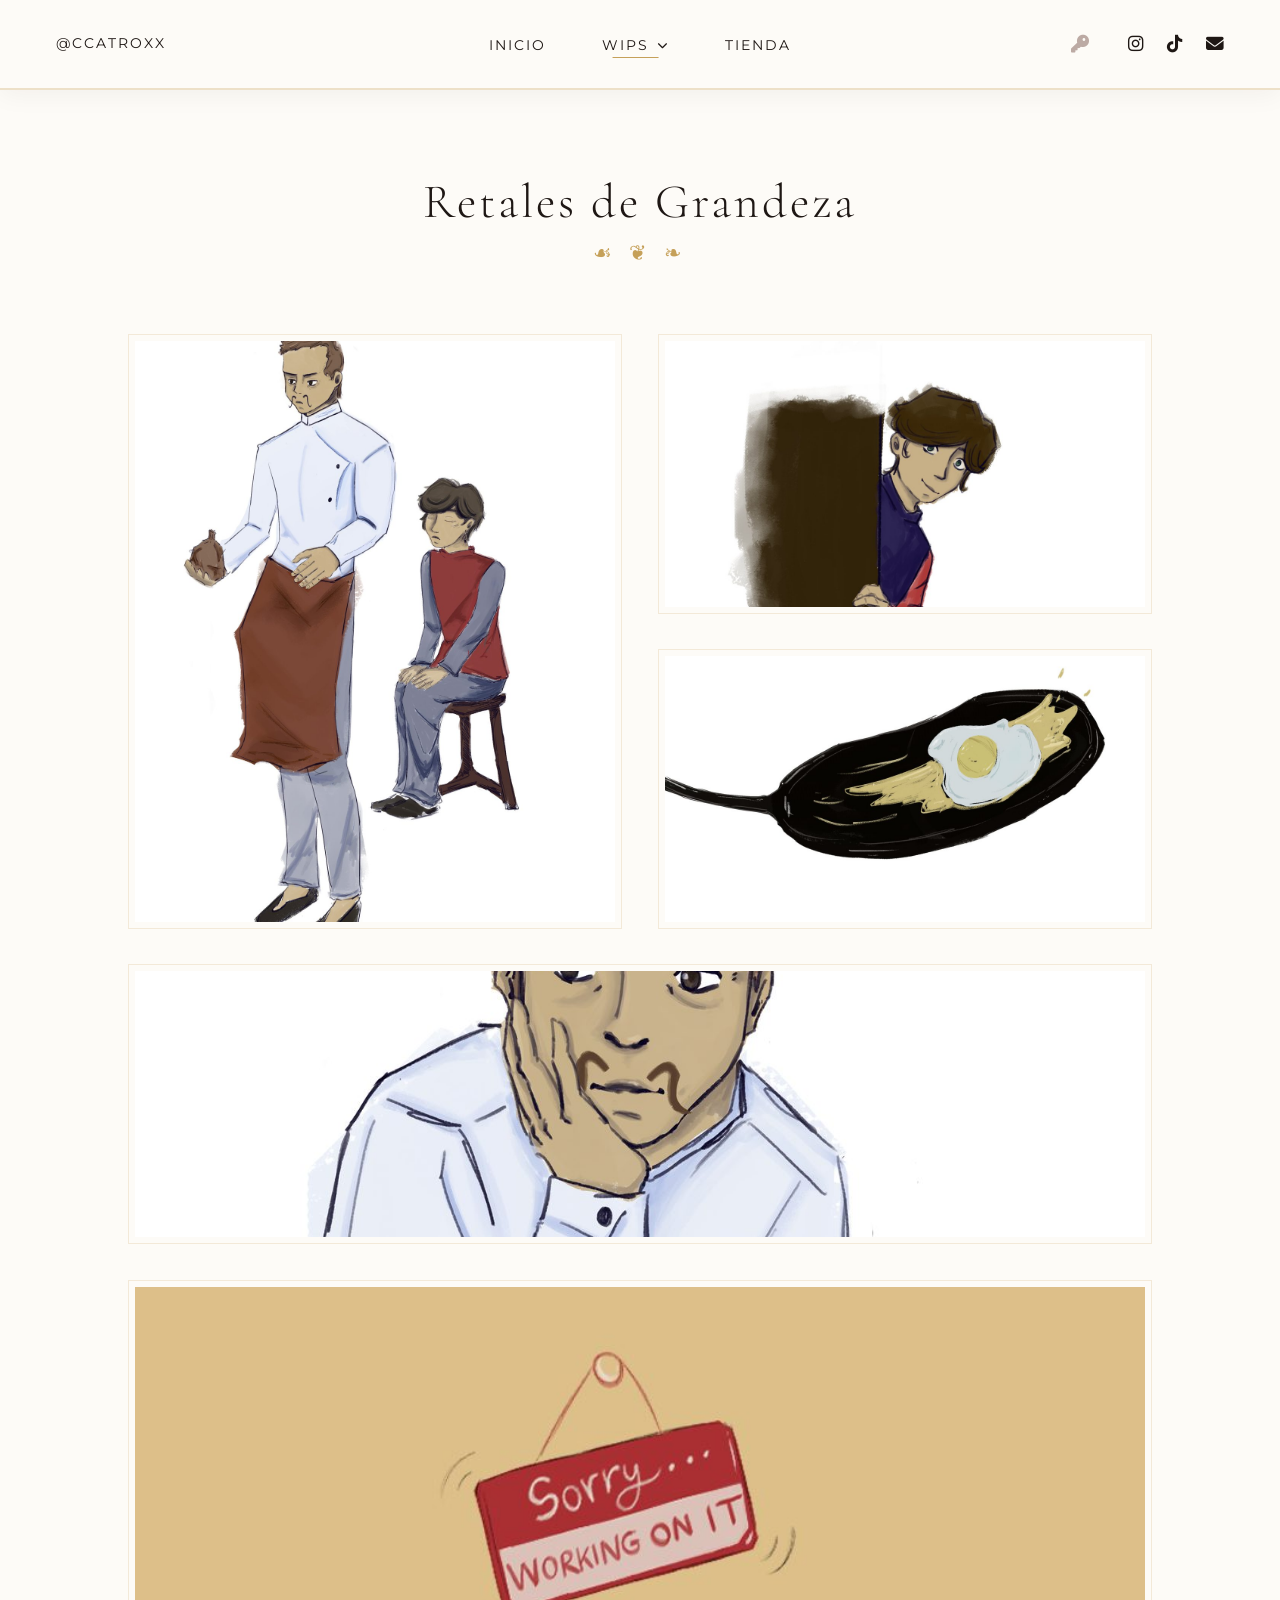
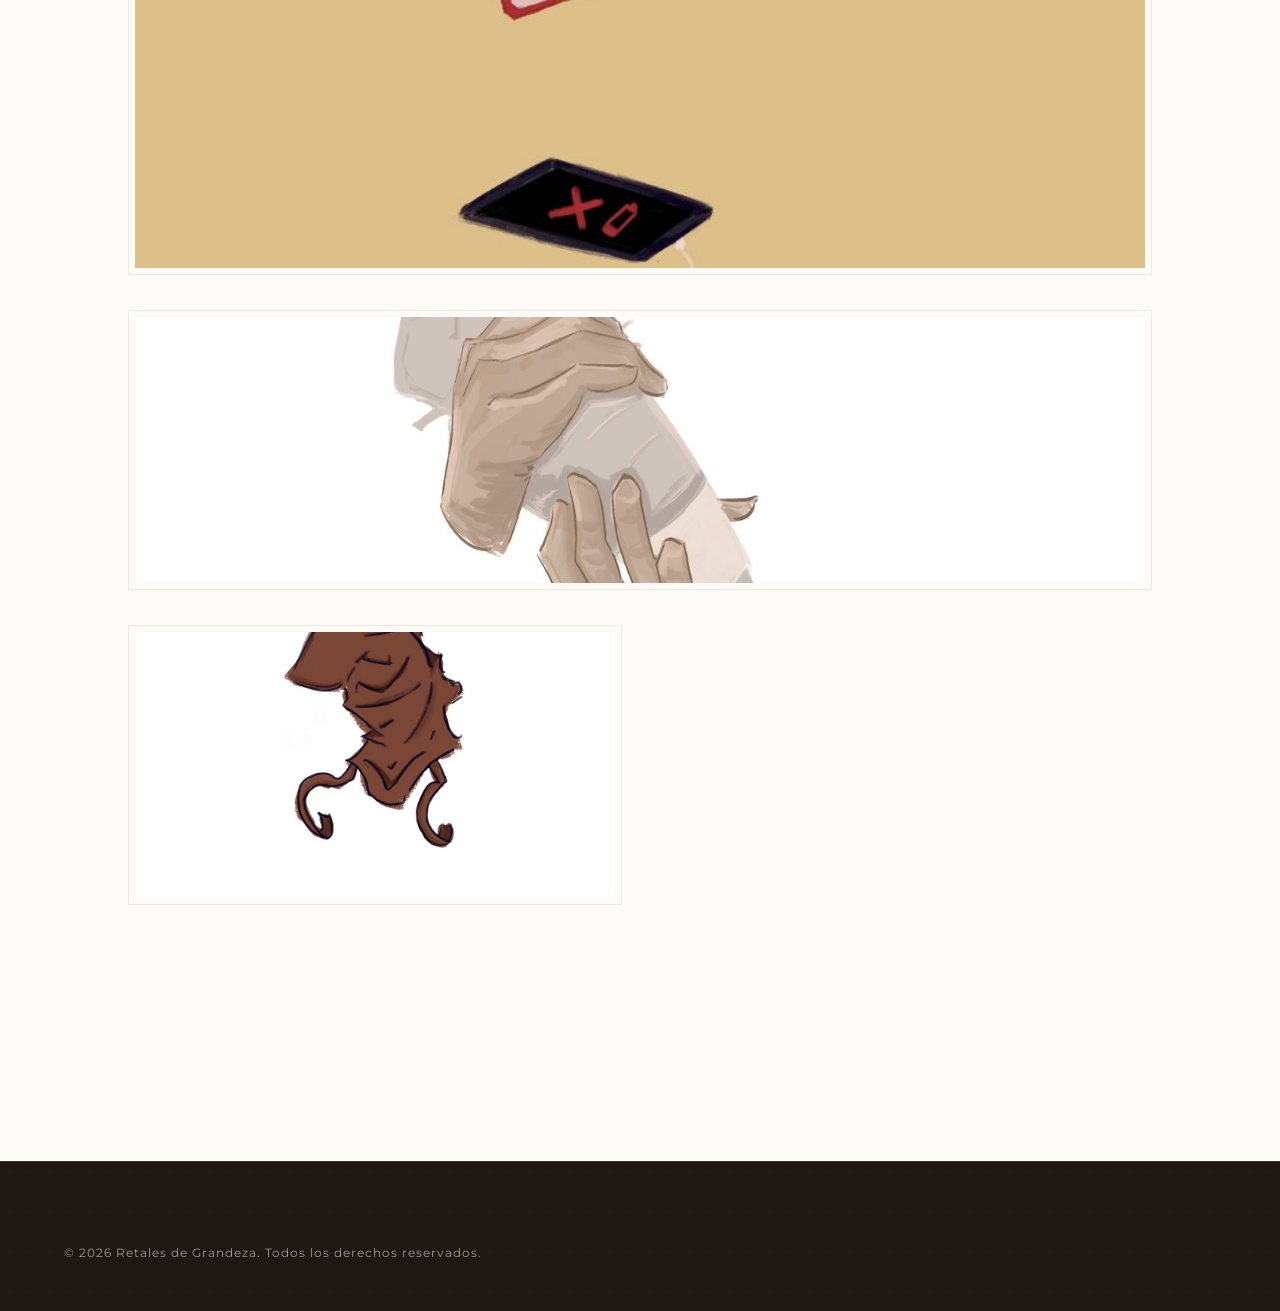
<file: wips (1).html>
<!DOCTYPE html>
<html lang="es">
<head>
    <link rel="icon" type="image/png" href="fav_icon.png">
    <meta charset="UTF-8">
    <meta name="viewport" content="width=device-width, initial-scale=1.0">
    <title>Retales de Grandeza | Galería de Proceso</title>
    <link href="https://fonts.googleapis.com/css2?family=Cormorant+Garamond:ital,wght@0,300;0,400;0,500;0,600;1,400&family=Lora:ital,wght@0,400;0,500;1,400&family=Montserrat:wght@300;400;500&display=swap" rel="stylesheet">
    <link rel="stylesheet" href="https://cdnjs.cloudflare.com/ajax/libs/font-awesome/6.4.0/css/all.min.css">
    <link rel="stylesheet" href="style.css">
</head>
<body class="inner-page">

<header class="main-header standalone-header">
    <div class="header-left">
        <a href="https://www.instagram.com/ccatroxx/" target="_blank" class="brand-instagram">@ccatroxx</a>
    </div>
    <nav class="header-center">
        <ul class="nav-menu">
            <li><a href="index.html" class="nav-link">Inicio</a></li>
            <li class="dropdown">
                <a href="#" class="nav-link active">Wips <i class="fas fa-chevron-down dropdown-arrow"></i></a>
                <ul class="dropdown-menu">
                    <li><a href="wips.html">Retales de Grandeza</a></li>
                    <li><a href="wips2.html">Corte de tiza y carbón</a></li>
                </ul>
            </li>
            <li><a href="shop.html" class="nav-link">Tienda</a></li>
        </ul>
    </nav>
    <div class="header-right">
        <div class="social-links-top">
            <a href="#" id="easterEggTrigger" title="Secretos de Palacio" style="margin-right: 15px; color: #bcaaa4; transition: transform 0.3s;"><i class="fas fa-key"></i></a>
            <a href="https://www.instagram.com/ccatroxx/" target="_blank" title="Instagram"><i class="fab fa-instagram"></i></a>
            <a href="#" title="TikTok"><i class="fab fa-tiktok"></i></a>
            <a href="mailto:info@retalesdegrandeza.com" title="Email"><i class="fas fa-envelope"></i></a>
        </div>
    </div>
</header>

<main class="wips-page-container">
    <div class="wips-title-section">
        <h1 class="wips-main-title">Retales de Grandeza</h1>
        <div class="baroque-accent-line"></div>
    </div>

    <section class="gallery-section compact-gallery">
        <div class="masonry-gallery">
            <div class="gallery-item size-v-large"><img src="Mateo__1_.jpg" alt="Mateo y Diego, concept art" class="gallery-img"></div>
            <div class="gallery-item size-horizontal"><img src="mateoprint.jpg" alt="Print de Mateo" class="gallery-img"></div>
            <div class="gallery-item"><img src="peeking_francisco.jpg" alt="Francisco asomándose" class="gallery-img"></div>
            <div class="gallery-item size-big"><img src="Ilustracio_n3__1_.jpg" alt="Ilustración" class="gallery-img"></div>
            <div class="gallery-item"><img src="huevo__1_.jpg" alt="Huevo en sartén" class="gallery-img"></div>
            <div class="gallery-item size-horizontal"><img src="utensilios_de_cocina.jpg" alt="Utensilios de cocina" class="gallery-img"></div>
            <div class="gallery-item size-small"><img src="mantel_tirado.jpg" alt="Mantel tirado" class="gallery-img"></div>
        </div>
    </section>
</main>

<footer class="main-footer">
    <div class="footer-legal-zone">
        <p class="copyright-notice">&copy; 2026 Retales de Grandeza. Todos los derechos reservados.</p>
    </div>
</footer>

<div id="easterEggModal" class="egg-modal">
    <div class="egg-modal-content">
        <span class="close-egg">&times;</span>
        <div class="egg-parchment">
            <div class="baroque-ornament-mini"></div>
            <h3 class="egg-title">Interceptado en los pasillos de la Corte...</h3>
            <p class="egg-text">«...Las cartas que cruzan la frontera no mienten. Las sombras se alargan sobre Madrid y los días de esta corte están contados. Se rumorea en los pasillos más oscuros de palacio que un rey extranjero cruzará los Pirineos para reclamar el trono de España. Un nuevo orden está por nacer, y quienes hoy visten seda bien podrían acabar vistiendo ceniza...»</p>
            <div class="egg-signature">— Un informante anónimo.</div>
        </div>
    </div>
</div>

<script>
    const eggTrigger = document.getElementById('easterEggTrigger');
    const eggModal = document.getElementById('easterEggModal');
    const closeEgg = document.querySelector('.close-egg');
    eggTrigger.addEventListener('click', (e) => { e.preventDefault(); eggModal.classList.add('is-open'); });
    closeEgg.addEventListener('click', () => eggModal.classList.remove('is-open'));
    eggModal.addEventListener('click', (e) => { if (e.target === eggModal) eggModal.classList.remove('is-open'); });
    document.addEventListener('keydown', (e) => { if (e.key === 'Escape') eggModal.classList.remove('is-open'); });
</script>
</body>
</html>
</file>
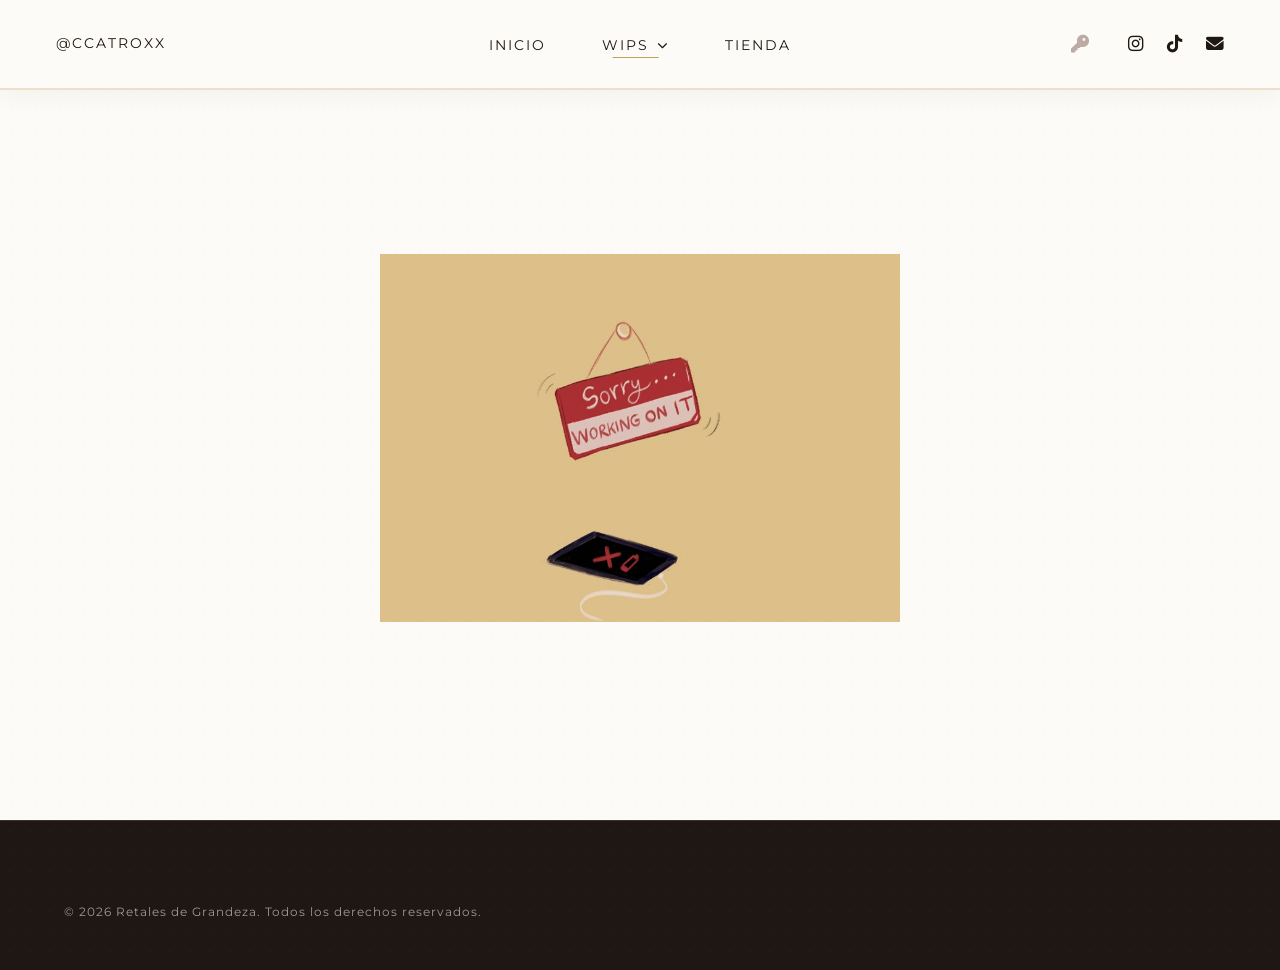
<file: wips2 (1).html>
<!DOCTYPE html>
<html lang="es">
<head>
    <link rel="icon" type="image/png" href="fav_icon.png">
    <meta charset="UTF-8">
    <meta name="viewport" content="width=device-width, initial-scale=1.0">
    <title>Corte de tiza y carbón | Galería de Proceso</title>
    <link href="https://fonts.googleapis.com/css2?family=Cormorant+Garamond:ital,wght@0,300;0,400;0,500;0,600;1,400&family=Lora:ital,wght@0,400;0,500;1,400&family=Montserrat:wght@300;400;500&display=swap" rel="stylesheet">
    <link rel="stylesheet" href="https://cdnjs.cloudflare.com/ajax/libs/font-awesome/6.4.0/css/all.min.css">
    <link rel="stylesheet" href="style.css">
    <style>
        .wip2-placeholder {
            display: flex;
            align-items: center;
            justify-content: center;
            min-height: calc(100vh - 80px);
            padding: 120px 2rem 4rem 2rem;
        }
        .wip2-placeholder img {
            max-width: 520px;
            width: 90%;
            height: auto;
            display: block;
            margin: 0 auto;
        }
    </style>
</head>
<body class="inner-page">

<header class="main-header standalone-header">
    <div class="header-left">
        <a href="https://www.instagram.com/ccatroxx/" target="_blank" class="brand-instagram">@ccatroxx</a>
    </div>
    <nav class="header-center">
        <ul class="nav-menu">
            <li><a href="index.html" class="nav-link">Inicio</a></li>
            <li class="dropdown">
                <a href="#" class="nav-link active">Wips <i class="fas fa-chevron-down dropdown-arrow"></i></a>
                <ul class="dropdown-menu">
                    <li><a href="wips.html">Retales de Grandeza</a></li>
                    <li><a href="wips2.html">Corte de tiza y carbón</a></li>
                </ul>
            </li>
            <li><a href="shop.html" class="nav-link">Tienda</a></li>
        </ul>
    </nav>
    <div class="header-right">
        <div class="social-links-top">
            <a href="#" id="easterEggTrigger" title="Secretos de Palacio" style="margin-right: 15px; color: #bcaaa4; transition: transform 0.3s;"><i class="fas fa-key"></i></a>
            <a href="https://www.instagram.com/ccatroxx/" target="_blank" title="Instagram"><i class="fab fa-instagram"></i></a>
            <a href="#" title="TikTok"><i class="fab fa-tiktok"></i></a>
            <a href="mailto:info@retalesdegrandeza.com" title="Email"><i class="fas fa-envelope"></i></a>
        </div>
    </div>
</header>

<main class="wip2-placeholder">
    <img src="Ilustracio_n3__1_.jpg" alt="Sorry, working on it">
</main>

<footer class="main-footer">
    <div class="footer-legal-zone">
        <p class="copyright-notice">&copy; 2026 Retales de Grandeza. Todos los derechos reservados.</p>
    </div>
</footer>

<div id="easterEggModal" class="egg-modal">
    <div class="egg-modal-content">
        <span class="close-egg">&times;</span>
        <div class="egg-parchment">
            <div class="baroque-ornament-mini"></div>
            <h3 class="egg-title">Interceptado en los pasillos de la Corte...</h3>
            <p class="egg-text">«...Las cartas que cruzan la frontera no mienten. Las sombras se alargan sobre Madrid y los días de esta corte están contados. Se rumorea en los pasillos más oscuros de palacio que un rey extranjero cruzará los Pirineos para reclamar el trono de España. Un nuevo orden está por nacer, y quienes hoy visten seda bien podrían acabar vistiendo ceniza...»</p>
            <div class="egg-signature">— Un informante anónimo.</div>
        </div>
    </div>
</div>

<script>
    const eggTrigger = document.getElementById('easterEggTrigger');
    const eggModal = document.getElementById('easterEggModal');
    const closeEgg = document.querySelector('.close-egg');
    eggTrigger.addEventListener('click', (e) => { e.preventDefault(); eggModal.classList.add('is-open'); });
    closeEgg.addEventListener('click', () => eggModal.classList.remove('is-open'));
    eggModal.addEventListener('click', (e) => { if (e.target === eggModal) eggModal.classList.remove('is-open'); });
    document.addEventListener('keydown', (e) => { if (e.key === 'Escape') eggModal.classList.remove('is-open'); });
</script>
</body>
</html>
</file>
<file: style.css>
/* ========== ARQUITECTURA DE DISEÑO: LÍNEA BARROCA Y SUAVE ========== */
:root {
    --bg-pergamino: #FDFBF7;
    --bg-cocina-warm: #F4EFE6;
    --color-baroque-dark: #1E1714;
    --color-text-cohesive: #3A2F2B;
    --color-accent-gold: #C5A059;
    --color-muted-clay: #A89F91;
    --font-serif-classic: 'Cormorant Garamond', Georgia, serif;
    --font-serif-body: 'Lora', serif;
    --font-sans-clean: 'Montserrat', sans-serif;
    --baroque-pattern: radial-gradient(rgba(197, 160, 89, 0.04) 1px, transparent 0px), radial-gradient(rgba(197, 160, 89, 0.04) 1px, transparent 0px);
}

* { margin: 0; padding: 0; box-sizing: border-box; }

html { scroll-behavior: smooth; font-size: 16px; }

body {
    background-color: var(--bg-pergamino);
    background-image: var(--baroque-pattern);
    background-size: 24px 24px;
    background-position: 0 0, 12px 12px;
    color: var(--color-text-cohesive);
    font-family: var(--font-serif-body);
    line-height: 1.75;
    -webkit-font-smoothing: antialiased;
}

/* Cabecera Inflexible: Fuerza los tres bloques alineados siempre horizontalmente */
.main-header {
    display: flex !important;
    flex-direction: row !important;
    justify-content: space-between !important;
    align-items: center !important;
    padding: 1.8rem 3.5rem;
    background-color: transparent;
    position: absolute;
    width: 100%;
    top: 0;
    left: 0;
    z-index: 100;
}

/* Encabezado fijo de páginas secundarias */
.standalone-header {
    position: fixed !important;
    top: 0; left: 0; width: 100%;
    background-color: var(--bg-pergamino) !important;
    border-bottom: 2px double rgba(197, 160, 89, 0.3);
    box-shadow: 0 4px 25px rgba(30, 23, 20, 0.05);
    z-index: 1000;
}

/* Distribución equitativa para evitar desalineación del bloque central */
.header-left {
    flex: 1 !important;
    display: flex !important;
    justify-content: flex-start !important;
}

.header-center {
    flex: 2 !important;
    display: flex !important;
    justify-content: center !important;
}

.header-right {
    flex: 1 !important;
    display: flex !important;
    justify-content: flex-end !important;
}

.brand-instagram {
    font-family: var(--font-sans-clean);
    font-size: 0.85rem;
    font-weight: 400;
    letter-spacing: 2px;
    text-transform: uppercase;
    text-decoration: none;
    color: var(--color-baroque-dark);
    transition: opacity 0.3s;
}
.brand-instagram:hover { opacity: 0.6; }

.header-center .nav-menu {
    display: flex !important;
    flex-direction: row !important;
    list-style: none;
    gap: 3.5rem;
    align-items: center;
    margin: 0;
    padding: 0;
}

.header-center .nav-link {
    font-family: var(--font-sans-clean);
    font-size: 0.9rem;
    font-weight: 400;
    text-transform: uppercase;
    letter-spacing: 2px;
    text-decoration: none;
    color: var(--color-baroque-dark);
    padding-bottom: 4px;
    position: relative;
    transition: color 0.3s;
}

.header-center .nav-link::after {
    content: '';
    position: absolute;
    width: 0; height: 1px;
    bottom: 0; left: 50%;
    background-color: var(--color-accent-gold);
    transition: all 0.3s ease;
    transform: translateX(-50%);
}
.header-center .nav-link:hover::after,
.header-center .nav-link.active::after { width: 70%; }

.dropdown { position: relative; }
.dropdown-arrow { font-size: 0.65rem; margin-left: 2px; vertical-align: middle; transition: transform 0.3s; }

.dropdown-menu {
    position: absolute;
    top: 100%; left: 50%;
    transform: translateX(-50%) translateY(15px);
    background-color: var(--bg-pergamino);
    border: 1px solid rgba(197, 160, 89, 0.2);
    box-shadow: 0 10px 30px rgba(30, 23, 20, 0.08);
    list-style: none;
    padding: 1rem 0;
    min-width: 220px;
    opacity: 0;
    visibility: hidden;
    transition: all 0.3s cubic-bezier(0.25, 1, 0.5, 1);
}
.dropdown-menu li { width: 100%; }
.dropdown-menu li a {
    display: block;
    padding: 0.6rem 1.5rem;
    font-family: var(--font-sans-clean);
    font-size: 0.78rem;
    text-transform: uppercase;
    letter-spacing: 1.5px;
    color: var(--color-baroque-dark);
    text-decoration: none;
    text-align: center;
    transition: background-color 0.3s, color 0.3s;
}
.dropdown-menu li a:hover,
.dropdown-menu li a.active { background-color: var(--bg-cocina-warm); color: var(--color-accent-gold); }
.dropdown:hover .dropdown-menu { opacity: 1; visibility: visible; transform: translateX(-50%) translateY(5px); }
.dropdown:hover .dropdown-arrow { transform: rotate(180deg); }

.social-links-top { display: flex; gap: 1.5rem; align-items: center; }
.social-links-top a { color: var(--color-baroque-dark); font-size: 1.1rem; text-decoration: none; transition: transform 0.3s, color 0.3s; }
.social-links-top a:hover { color: var(--color-accent-gold); transform: translateY(-2px); }

/* ========== HERO ========== */
.hero-section {
    position: relative;
    height: 100vh;
    min-height: 750px;
    display: flex;
    flex-direction: column;
    justify-content: space-between;
    overflow: hidden;
    background-color: var(--bg-cocina-warm);
}

.hero-bg-wrapper {
    position: absolute;
    top: 0; left: 0;
    width: 100%; height: 60%;
    z-index: 1;
}

.hero-character-img {
    width: 100%; height: 100%;
    object-fit: cover;
    object-position: center 20%;
}

.hero-concave-bottom {
    position: absolute;
    bottom: 0; left: 0;
    width: 100%;
    height: 52%;
    background-color: var(--color-baroque-dark);
    background-image: radial-gradient(rgba(220, 180, 100, 0.03) 1px, transparent 0px);
    background-size: 16px 16px;
    z-index: 10;
    clip-path: ellipse(85% 100% at 50% 100%);
    display: flex;
    flex-direction: column;
    justify-content: center;
    align-items: center;
    padding: 4rem 10% 5rem 10%;
    color: var(--bg-pergamino);
}

.baroque-accent-line {
    width: 280px; height: 2px;
    background: linear-gradient(to right, transparent, var(--color-accent-gold) 30%, var(--color-accent-gold) 70%, transparent);
    margin: 0.5rem auto 2rem auto;
    position: relative;
}
.baroque-accent-line::before {
    content: '☙  ❦  ❧';
    position: absolute;
    top: 50%; left: 50%;
    transform: translate(-50%, -50%);
    font-size: 1.3rem;
    color: var(--color-accent-gold);
    background-color: var(--color-baroque-dark);
    padding: 0 15px;
    letter-spacing: 6px;
}
.inner-page .baroque-accent-line {
    background: none;
}
.inner-page .baroque-accent-line::before {
    background-color: transparent;
    background: none;
}

.hero-text-content { text-align: center; max-width: 750px; }

.hero-title {
    font-family: var(--font-serif-classic);
    font-size: 3.2rem;
    font-weight: 300;
    letter-spacing: 4px;
    color: var(--color-accent-gold);
    margin-bottom: 0.8rem;
    text-shadow: 1px 1px 2px rgba(0,0,0,0.4);
}

.hero-tagline {
    font-size: 1.15rem;
    font-style: italic;
    color: var(--bg-cocina-warm);
    margin-bottom: 1.2rem;
    opacity: 0.95;
}

.hero-description {
    font-size: 0.95rem;
    line-height: 1.7;
    opacity: 0.8;
    margin-bottom: 2.2rem;
    font-family: var(--font-sans-clean);
    font-weight: 300;
}

.btn-baroque-primary {
    display: inline-block;
    font-family: var(--font-sans-clean);
    font-size: 0.8rem;
    text-transform: uppercase;
    letter-spacing: 2px;
    color: var(--color-baroque-dark);
    background-color: var(--color-accent-gold);
    padding: 0.9rem 2.2rem;
    text-decoration: none;
    transition: background-color 0.3s, transform 0.3s, box-shadow 0.3s;
    border-radius: 2px;
    border: 1px solid rgba(30, 23, 20, 0.3);
    box-shadow: 0 4px 15px rgba(0,0,0,0.2);
}
.btn-baroque-primary:hover {
    background-color: var(--bg-pergamino);
    transform: translateY(-2px);
    box-shadow: 0 6px 20px rgba(255,255,255,0.1);
}

/* ========== GALERÍA ========== */
.gallery-section {
    padding: 5rem 4rem 10rem 4rem;
    background-color: var(--bg-pergamino);
    position: relative;
}

.section-title-container { text-align: center; margin-bottom: 5.5rem; position: relative; }

.baroque-ornament-mini {
    color: var(--color-accent-gold);
    display: flex;
    align-items: center;
    justify-content: center;
    margin-bottom: 1.5rem;
    position: relative;
    width: 100%;
    text-align: center;
}
.baroque-ornament-mini::before {
    content: '❧  ❖  ☙';
    font-size: 1.5rem;
    letter-spacing: 12px;
    color: var(--color-accent-gold);
    display: block;
    text-align: center;
    width: 100%;
}
.baroque-ornament-mini::after {
    content: '';
    position: absolute;
    bottom: -10px; left: 50%;
    transform: translateX(-50%);
    width: 60px; height: 3px;
    border-top: 1px solid var(--color-accent-gold);
    border-bottom: 1px solid var(--color-accent-gold);
}

.section-title {
    font-family: var(--font-serif-classic);
    font-size: 2.6rem;
    font-weight: 400;
    letter-spacing: 3px;
    color: var(--color-baroque-dark);
    margin-top: 0.5rem;
}

.section-subtitle { font-size: 1.05rem; font-style: italic; color: var(--color-muted-clay); margin-top: 0.6rem; }

.masonry-gallery {
    display: grid;
    grid-template-columns: repeat(auto-fill, minmax(320px, 1fr));
    grid-auto-rows: 280px;
    grid-auto-flow: dense;
    gap: 2.2rem;
    max-width: 1400px;
    margin: 0 auto;
}

.gallery-item {
    position: relative;
    overflow: hidden;
    cursor: pointer;
    border: 1px solid rgba(197, 160, 89, 0.2);
    padding: 6px;
    background-color: var(--bg-pergamino);
}

.size-big { grid-column: span 2; grid-row: span 2; }
.size-horizontal { grid-column: span 2; }
.size-v-large { grid-row: span 2; }
.size-small { grid-column: span 1; grid-row: span 1; }

.gallery-img { width: 100%; height: 100%; object-fit: cover; transition: transform 0.8s cubic-bezier(0.25, 1, 0.5, 1); }
.gallery-item:hover .gallery-img { transform: scale(1.03); }

/* ========== WIPS ========== */
.inner-page { background-color: var(--bg-pergamino); }
.wips-page-container {
    max-width: 1400px;
    margin: 0 auto;
    padding: 160px 4rem 6rem 4rem;
    min-height: 85vh;
    background-color: var(--bg-pergamino);
}
.wips-title-section { text-align: center; margin: 0 0 3rem 0; }
.wips-main-title { font-family: var(--font-serif-classic); font-size: 3rem; font-weight: 300; letter-spacing: 3px; color: var(--color-baroque-dark); }
.compact-gallery { padding-top: 2rem !important; }

/* ========== RESERVA ========== */
.reservation-section {
    padding: 10rem 4rem;
    background-color: var(--bg-cocina-warm);
    border-top: 3px double rgba(197, 160, 89, 0.4);
    border-bottom: 3px double rgba(197, 160, 89, 0.4);
    position: relative;
}

.reservation-container {
    max-width: 1100px;
    margin: 0 auto;
    display: grid;
    grid-template-columns: 45% 55%;
    gap: 4rem;
    align-items: center;
}

.book-mockup-wrapper {
    background-color: var(--bg-pergamino);
    padding: 2.5rem;
    border: 1px solid rgba(197, 160, 89, 0.25);
    outline: 4px double rgba(197, 160, 89, 0.1);
    outline-offset: -12px;
    box-shadow: 0 15px 40px rgba(0,0,0,0.05);
    display: flex;
    justify-content: center;
}

.product-img { max-width: 100%; height: auto; object-fit: contain; }

.product-meta h3 { font-family: var(--font-serif-classic); font-size: 1.8rem; margin-top: 1.5rem; color: var(--color-baroque-dark); letter-spacing: 1px; }
.product-price { font-family: var(--font-sans-clean); font-size: 1.3rem; color: var(--color-accent-gold); margin: 0.4rem 0 1rem 0; font-weight: 500; }
.price-tax { font-size: 0.75rem; color: var(--color-muted-clay); }

.product-specs { list-style: none; border-top: 1px dotted rgba(197, 160, 89, 0.3); padding-top: 1rem; }
.product-specs li { font-size: 0.9rem; margin-bottom: 0.8rem; color: var(--color-text-cohesive); display: flex; align-items: center; gap: 0.8rem; }
.product-specs li i { color: var(--color-accent-gold); font-size: 1rem; }

.form-pane {
    background-color: var(--bg-pergamino);
    padding: 4rem 3.5rem;
    border: 2px solid var(--color-accent-gold);
    position: relative;
    box-shadow: 0 20px 50px rgba(30, 23, 20, 0.05);
}
.form-pane::before {
    content: '';
    position: absolute;
    top: 12px; left: 12px; right: 12px; bottom: 12px;
    border: 1px dashed rgba(197, 160, 89, 0.4);
    pointer-events: none;
}

.form-pane .form-header-baroque::before,
.form-pane .form-header-baroque::after,
.form-pane .baroque-form::before,
.form-pane .baroque-form::after {
    position: absolute;
    font-size: 1.6rem;
    color: var(--color-accent-gold);
    line-height: 1;
    font-family: serif;
    pointer-events: none;
    z-index: 10;
}
.form-pane .form-header-baroque::before { content: '🙢'; top: -40px; left: -35px; }
.form-pane .form-header-baroque::after { content: '🙢'; top: -40px; right: -35px; transform: scaleX(-1); }

.form-header-baroque { text-align: center; margin-bottom: 2.5rem; position: relative; z-index: 5; }
.form-header-baroque h3 { font-family: var(--font-serif-classic); font-size: 2rem; color: var(--color-baroque-dark); letter-spacing: 1px; }
.form-header-baroque p { font-size: 0.88rem; font-style: italic; color: var(--color-muted-clay); margin-bottom: 0.5rem; }

.form-title-separator { width: 100%; height: 12px; position: relative; margin-top: 0.5rem; }
.form-title-separator::before { content: '🙞  🙭  🙜'; font-size: 1.2rem; color: var(--color-accent-gold); display: block; text-align: center; letter-spacing: 6px; }

.baroque-form { position: relative; z-index: 5; }
.baroque-form::before { content: '🙢'; bottom: -40px; left: -35px; transform: scaleY(-1); }
.baroque-form::after { content: '🙢'; bottom: -40px; right: -35px; transform: scale(-1); }

.form-row { margin-bottom: 1.4rem; }
.form-row.duo { display: grid; grid-template-columns: 1fr 1fr; gap: 1rem; }

.form-group label { display: block; font-family: var(--font-sans-clean); font-size: 0.75rem; text-transform: uppercase; letter-spacing: 1.5px; margin-bottom: 0.5rem; color: var(--color-baroque-dark); font-weight: 500; }
.form-group label span { text-transform: none; color: var(--color-muted-clay); font-size: 0.7rem; }

.form-group input,
.form-group select {
    width: 100%;
    padding: 0.85rem 1rem;
    border: 1px solid rgba(197, 160, 89, 0.3);
    background-color: var(--bg-pergamino);
    font-family: var(--font-serif-body);
    font-size: 0.95rem;
    color: var(--color-text-cohesive);
    transition: all 0.3s;
    border-radius: 0;
}
.form-group input:focus,
.form-group select:focus { outline: none; border-color: var(--color-baroque-dark); background-color: #fff; box-shadow: inset 0 1px 4px rgba(197, 160, 89, 0.15); }

.btn-baroque-submit {
    width: 100%;
    padding: 0.9rem 2.2rem;
    background-color: var(--color-baroque-dark);
    color: var(--bg-pergamino);
    border: 1px solid var(--color-baroque-dark);
    font-family: var(--font-sans-clean);
    font-size: 0.85rem;
    text-transform: uppercase;
    letter-spacing: 2px;
    cursor: pointer;
    margin-top: 1.5rem;
    transition: all 0.3s;
    position: relative;
    box-shadow: 0 4px 15px rgba(0,0,0,0.15);
}
.btn-baroque-submit:hover { background-color: var(--bg-pergamino); color: var(--color-baroque-dark); border-color: var(--color-baroque-dark); box-shadow: 0 4px 20px rgba(30, 23, 20, 0.1); }

/* ========== FOOTER ========== */
.main-footer {
    background-color: var(--color-baroque-dark);
    background-image: radial-gradient(rgba(255,255,255,0.015) 1px, transparent 0px);
    background-size: 20px 20px;
    color: var(--bg-cocina-warm);
    padding: 5rem 4rem 3rem 4rem;
    border-top: 1px solid rgba(197, 160, 89, 0.2);
}

.footer-art-zone { display: flex; justify-content: center; align-items: center; gap: 6rem; border-bottom: 1px solid rgba(244, 239, 230, 0.1); padding-bottom: 3.5rem; margin-bottom: 2rem; }
.hand-drawn-icon-box a { text-decoration: none; color: inherit; display: flex; flex-direction: column; align-items: center; gap: 0.8rem; }
.svg-placeholder-icon { font-size: 2rem; color: var(--color-accent-gold); transition: transform 0.3s; }
.hand-drawn-icon-box:hover .svg-placeholder-icon { transform: scale(1.1); }
.footer-email-text { font-family: var(--font-serif-body); font-size: 1rem; letter-spacing: 0.5px; }
.footer-social-cluster { display: flex; gap: 2.5rem; font-size: 1.8rem; }
.footer-social-cluster a { color: var(--bg-cocina-warm); transition: color 0.3s, transform 0.3s; }
.footer-social-cluster a:hover { color: var(--color-accent-gold); transform: translateY(-3px); }

.footer-legal-zone { display: flex; justify-content: space-between; align-items: center; max-width: 1400px; margin: 0 auto; font-family: var(--font-sans-clean); font-size: 0.75rem; letter-spacing: 1px; opacity: 0.6; }
.footer-legal-links { display: flex; list-style: none; gap: 2rem; }
.footer-legal-links a { color: inherit; text-decoration: none; transition: color 0.3s; }
.footer-legal-links a:hover { color: var(--color-accent-gold); }

/* ========== MODAL ========== */
.lightbox-modal { display: none; position: fixed; top: 0; left: 0; width: 100%; height: 100%; background-color: rgba(30, 23, 20, 0.96); z-index: 2000; justify-content: space-between; align-items: center; padding: 0 2rem; }
.lightbox-modal.is-active { display: flex; }
.lightbox-content-wrapper { max-width: 80%; max-height: 85vh; text-align: center; }
.lightbox-image { max-width: 100%; max-height: 80vh; object-fit: contain; box-shadow: 0 10px 40px rgba(0,0,0,0.5); border: 1px solid rgba(197, 160, 89, 0.3); }
.lightbox-caption { display: none; }
.lightbox-btn { background: none; border: none; color: var(--bg-cocina-warm); font-size: 2.5rem; cursor: pointer; transition: color 0.3s; }
.lightbox-btn:hover { color: var(--color-accent-gold); }
.close-lightbox { position: absolute; top: 2rem; right: 3rem; color: white; font-size: 3.5rem; cursor: pointer; }

/* ========== COOKIES ========== */
.cookie-legal-banner { position: fixed; bottom: 0; left: 0; width: 100%; background-color: var(--color-baroque-dark); border-top: 2px solid var(--color-accent-gold); padding: 1.5rem 3rem; z-index: 3000; transform: translateY(100%); transition: transform 0.5s cubic-bezier(0.25, 1, 0.5, 1); }
.cookie-legal-banner.show-banner { transform: translateY(0); }
.cookie-legal-container { max-width: 1400px; margin: 0 auto; display: flex; justify-content: space-between; align-items: center; gap: 2rem; }
.cookie-text { font-family: var(--font-sans-clean); font-size: 0.8rem; color: var(--bg-cocina-warm); line-height: 1.5; }
.cookie-text a { color: var(--color-accent-gold); text-decoration: underline; }
.cookie-buttons { display: flex; gap: 1rem; flex-shrink: 0; }
.btn-cookie-ghost { background: none; border: 1px solid var(--color-muted-clay); color: var(--color-muted-clay); padding: 0.5rem 1.2rem; font-family: var(--font-sans-clean); font-size: 0.75rem; cursor: pointer; }
.btn-cookie-accept { background-color: var(--color-accent-gold); border: 1px solid var(--color-accent-gold); color: var(--color-baroque-dark); padding: 0.5rem 1.2rem; font-family: var(--font-sans-clean); font-weight: 500; cursor: pointer; }

/* ========== RESPONSIVE (ARREGLADO PARA PROTEGER LA FILA GLOBAL) ========== */
@media (max-width: 1024px) {
    .reservation-container { grid-template-columns: 1fr; gap: 3rem; }
    .size-big, .size-horizontal { grid-column: span 1; }
    .dropdown-menu { position: static; transform: none !important; opacity: 1; visibility: visible; box-shadow: none; border: none; background-color: rgba(30, 23, 20, 0.03); padding: 0.5rem 0; margin-top: 0.5rem; }
}

@media (max-width: 768px) {
    /* Eliminado el flex-direction: column que rompía las vistas internas secundarias */
    .main-header { padding: 1.5rem 2rem; }
    .header-center .nav-menu { gap: 1.5rem; }
    .hero-title { font-size: 2.2rem; }
    .gallery-section, .reservation-section { padding: 5rem 1.5rem; }
    .form-pane { padding: 3rem 1.5rem; }
    .form-row.duo { grid-template-columns: 1fr; }
    .footer-art-zone { flex-direction: column; gap: 2rem; }
    .footer-legal-zone { flex-direction: column; gap: 1rem; text-align: center; }
    .cookie-legal-container { flex-direction: column; text-align: center; }
    .wips-page-container { padding: 180px 1.5rem 4rem 1.5rem; }
}

/* ========== EASTER EGG ========== */
.egg-modal {
    display: none;
    position: fixed;
    z-index: 9999;
    left: 0; top: 0;
    width: 100%; height: 100%;
    background-color: rgba(15, 12, 12, 0.85);
    backdrop-filter: blur(5px);
    align-items: center;
    justify-content: center;
}
.egg-modal.is-open {
    display: flex;
    animation: fadeInEgg 0.4s ease;
}
.egg-modal-content {
    background-color: #f4ebd9;
    border: 2px solid #8d6e63;
    padding: 30px;
    width: 90%;
    max-width: 500px;
    box-shadow: 0 10px 30px rgba(0,0,0,0.5);
    position: relative;
    border-radius: 4px;
}
.close-egg {
    position: absolute;
    right: 15px; top: 10px;
    color: #5d4037;
    font-size: 28px;
    cursor: pointer;
    transition: color 0.2s;
}
.close-egg:hover { color: #bcaaa4; }
.egg-parchment {
    text-align: center;
    border: 1px dashed #d7ccc8;
    padding: 20px;
}
.egg-title {
    font-family: 'Cormorant Garamond', serif;
    font-style: italic;
    color: #5d4037;
    font-size: 1.6rem;
    margin-bottom: 15px;
}
.egg-text {
    font-family: 'Lora', serif;
    font-style: italic;
    color: #3e2723;
    line-height: 1.6;
    font-size: 1.05rem;
}
.egg-signature {
    font-family: 'Cormorant Garamond', serif;
    text-align: right;
    margin-top: 15px;
    color: #8d6e63;
    font-weight: 500;
}
#easterEggTrigger:hover {
    transform: rotate(-15deg) scale(1.2);
    color: #d7ccc8 !important;
}
@keyframes fadeInEgg {
    from { opacity: 0; transform: scale(0.95); }
    to { opacity: 1; transform: scale(1); } }

/* ==========================================================================
   ARQUITECTURA DE COMPRA (CHECKOUT) Y MODAL INTEGRADO
   ========================================================================== */

.checkout-split-layout {
    display: grid;
    grid-template-columns: 55% 45%;
    gap: 3.5rem;
    max-width: 1200px;
    margin: 2rem auto;
    align-items: start;
}

.checkout-summary-pane {
    background-color: var(--bg-cocina-warm);
    border: 1px solid rgba(197, 160, 89, 0.25);
    padding: 2.5rem;
    position: relative;
}

.summary-sticky-box {
    position: sticky;
    top: 120px;
}

.summary-title {
    font-family: var(--font-serif-classic);
    font-size: 1.6rem;
    color: var(--color-baroque-dark);
    margin-bottom: 1.5rem;
    border-bottom: 1px dashed rgba(197, 160, 89, 0.4);
    padding-bottom: 0.5rem;
}

.summary-product-item {
    display: flex;
    align-items: center;
    gap: 1.2rem;
    margin-bottom: 2rem;
}

.summary-thumb {
    width: 70px;
    height: 90px;
    object-fit: cover;
    border: 1px solid rgba(197, 160, 89, 0.3);
}

.summary-product-details h4 {
    font-family: var(--font-serif-classic);
    font-size: 1.2rem;
    color: var(--color-baroque-dark);
}

.summary-product-details p {
    font-size: 0.8rem;
    color: var(--color-muted-clay);
}

.summary-item-price {
    margin-left: auto;
    font-family: var(--font-sans-clean);
    font-weight: 500;
    color: var(--color-baroque-dark);
}

.summary-totals-table {
    display: flex;
    flex-direction: column;
    gap: 0.8rem;
    border-top: 1px dotted rgba(197, 160, 89, 0.4);
    padding-top: 1.5rem;
}

.total-row {
    display: flex;
    justify-content: space-between;
    font-family: var(--font-sans-clean);
    font-size: 0.85rem;
}

.total-row.final-total {
    border-top: 1px solid var(--color-baroque-dark);
    padding-top: 1rem;
    margin-top: 0.5rem;
    font-size: 1.1rem;
    font-family: var(--font-serif-classic);
}

/* Input y Botón de Cupones */
.coupon-field-group {
    display: flex;
    gap: 0.5rem;
    margin-top: 0.3rem;
}
.btn-coupon-apply {
    background-color: var(--color-baroque-dark);
    color: var(--bg-pergamino);
    border: none;
    font-family: var(--font-sans-clean);
    font-size: 0.75rem;
    text-transform: uppercase;
    letter-spacing: 1px;
    padding: 0 1.5rem;
    cursor: pointer;
    transition: background-color 0.2s;
}
.btn-coupon-apply:hover {
    background-color: var(--color-accent-gold);
    color: var(--color-baroque-dark);
}

/* Ventana de Aviso Integrado (Modal Alternativo al Alert) */
.custom-alert-overlay {
    display: none;
    position: fixed;
    top: 0; left: 0; width: 100%; height: 100%;
    background-color: rgba(30, 23, 20, 0.6);
    backdrop-filter: blur(3px);
    z-index: 4000;
    align-items: center;
    justify-content: center;
}
.custom-alert-overlay.is-visible {
    display: flex;
}
.custom-alert-box {
    background-color: var(--bg-pergamino);
    border: 2px solid var(--color-accent-gold);
    padding: 2.5rem;
    max-width: 450px;
    width: 90%;
    text-align: center;
    box-shadow: 0 15px 40px rgba(0,0,0,0.3);
    position: relative;
}
.alert-box-title {
    font-family: var(--font-serif-classic);
    font-size: 1.5rem;
    color: var(--color-baroque-dark);
    margin-bottom: 0.5rem;
}
.alert-box-text {
    font-family: var(--font-serif-body);
    font-size: 0.95rem;
    color: var(--color-text-cohesive);
    line-height: 1.5;
}

/* Pantalla de Confirmación Exitosa */
.success-screen-container {
    min-height: 100vh;
    display: flex;
    align-items: center;
    justify-content: center;
    padding: 2rem;
}
.success-parchment {
    max-width: 650px;
    text-align: center;
    border: 1px dashed rgba(197, 160, 89, 0.3);
    padding: 4rem 3rem;
}
.success-title {
    font-family: var(--font-serif-classic);
    font-size: 2.8rem;
    color: var(--color-accent-gold);
    font-weight: 300;
}
.success-subtitle {
    font-family: var(--font-sans-clean);
    font-size: 0.85rem;
    text-transform: uppercase;
    letter-spacing: 2px;
    opacity: 0.7;
    margin-top: 0.5rem;
    margin-bottom: 2rem;
}
.success-message-body p {
    font-family: var(--font-serif-body);
    font-size: 1.05rem;
    line-height: 1.8;
    margin-bottom: 1.5rem;
    opacity: 0.9;
}

/* Adaptación Responsiva de la nueva estructura */
@media (max-width: 900px) {
    .checkout-split-layout {
        grid-template-columns: 1fr;
        gap: 2rem;
    }
    .checkout-summary-pane {
        order: -1; /* Muestra el resumen arriba en tablets o móviles */
    }
    /* ==========================================================================
       ALINEACIÓN Y CENTRADO DE LA PÁGINA DE CONFIRMACIÓN
       ========================================================================== */

    /* Asegura que el contenedor principal use Flexbox para centrar todo el pergamino */
    .success-screen-container {
        display: flex;
        flex-direction: column;
        align-items: center;
        justify-content: center;
        text-align: center; /* Centra todos los textos internos automáticamente */
        min-height: 100vh;
        width: 100%;
        padding: 2rem;
        box-sizing: border-box;
    }

    /* Fuerza a que el bloque del pergamino y sus elementos hijos se alineen al eje central */
    .success-parchment {
        display: flex;
        flex-direction: column;
        align-items: center; /* Centra horizontalmente los adornos, líneas y botones */
        justify-content: center;
        max-width: 750px; /* Un pelín más amplio para mejorar la lectura de los párrafos */
        width: 100%;
        margin: 0 auto;
    }

    /* Centrado explícito para los párrafos de la historia */
    .success-message-body {
        text-align: center;
        margin: 0 auto;
    }

    .success-message-body p {
        text-align: center;
        margin-left: auto;
        margin-right: auto;
    }

    /* Corrección del botón: evita que se estire o se desplace a un lado */
    .success-parchment .btn-baroque-primary {
        display: inline-block;
        width: auto;
        min-width: 200px; /* Le da un empaque elegante al botón */
        margin: 1rem auto 0 auto; /* Lo centra por completo en su fila */
        text-align: center;
    }
    /* ==========================================================================
   ANIMACIÓN DE TINTINEO PARA LA LLAVE EASTER EGG
   ========================================================================== */

    /* 1. Definimos la animación "tintineoPalacio" */
    @keyframes tintineoPalacio {
        0% {
            color: #bcaaa4; /* Color original tenue */
            transform: scale(1);
            text-shadow: none;
        }
        5% {
            color: var(--color-accent-gold); /* Destello dorado (tu color oro) */
            transform: scale(1.1); /* Ligeramente más grande */
            text-shadow: 0 0 8px rgba(197, 160, 89, 0.8); /* Brillo difuminado */
        }
        10% {
            color: #bcaaa4; /* Vuelve al color original rápidamente */
            transform: scale(1);
            text-shadow: none;
        }
        /* El resto del tiempo (90%) permanece estático para no cansar */
        100% {
            color: #bcaaa4;
            transform: scale(1);
            text-shadow: none;
        }
    }

    /* 2. Aplicamos la animación al icono de la llave */
    #easterEggTrigger {
        /* Mantenemos tus estilos base, pero aseguramos la transición */
        transition: color 0.3s, transform 0.3s, text-shadow 0.3s !important;

        /* Añadimos la animación:
           - 'tintineoPalacio': el nombre que definimos.
           - 10s: duración total del ciclo.
           - ease-in-out: suavizado.
           - infinite: se repite siempre.
           - 2s: espera 2 segundos antes de empezar el primer ciclo.
        */
        animation: tintineoPalacio 10s ease-in-out infinite 2s;

        /* Aseguramos que la animación tenga prioridad sobre el color base */
        color: #bcaaa4 !important;
    }

    /* 3. Mantenemos el efecto hover manual (al pasar el ratón) */
    #easterEggTrigger:hover {
        color: var(--color-accent-gold) !important;
        transform: scale(1.2);
        text-shadow: 0 0 10px rgba(197, 160, 89, 1);
        /* Pausamos la animación automática mientras el usuario interactúa */
        animation-play-state: paused;
    }
}
</file>
